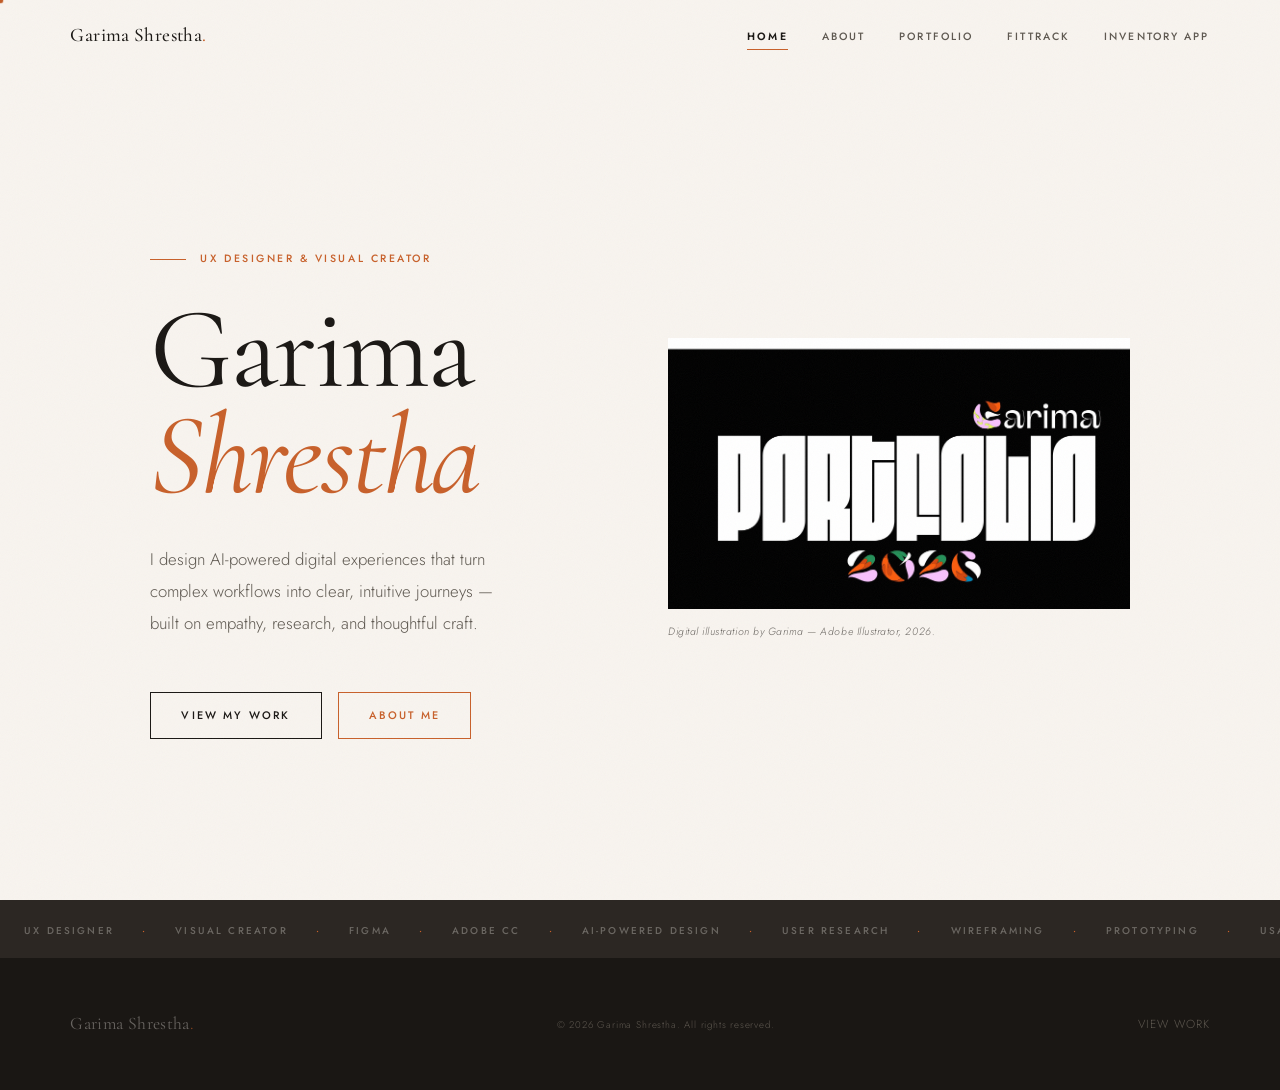
<file: index.html>
<!DOCTYPE html>
<html lang="en">
<head>
  <meta charset="UTF-8">
  <meta name="viewport" content="width=device-width, initial-scale=1.0">
  <title>Garima Shrestha — UX Designer</title>
  <link rel="stylesheet" href="css/style.css">
</head>
<body>

  <!-- WCAG 2.4.1: Skip navigation -->
  <a class="skip-link" href="#main-content">Skip to main content</a>

  <!-- Custom cursor (decorative, hidden from AT) -->
  <div class="cursor" aria-hidden="true"></div>
  <div class="cursor-ring" aria-hidden="true"></div>

  <!-- Scroll progress (decorative) -->
  <div class="scroll-progress" aria-hidden="true">
    <div class="scroll-progress-bar"></div>
  </div>

  <!-- WCAG 4.1.2: Landmark role, aria-label for navigation -->
  <nav class="site-nav" aria-label="Main navigation">
    <a href="index.html" class="nav-logo">Garima Shrestha</a>
    <ul id="nav-menu">
      <li><a href="index.html" aria-current="page">Home</a></li>
      <li><a href="about.html">About</a></li>
      <li><a href="portfolio.html">Portfolio</a></li>
      <li><a href="fittrack.html">FitTrack</a></li>
      <li><a href="inventory.html">Inventory App</a></li>
    </ul>
    <!-- WCAG 2.5.5: 44×44px touch target -->
    <button class="nav-toggle" aria-expanded="false" aria-controls="nav-menu" aria-label="Open navigation menu">
      <span></span><span></span><span></span>
    </button>
  </nav>

  <div class="page-wrapper">

    <!-- WCAG 1.3.1: main landmark -->
    <main id="main-content">

      <!-- Hero -->
      <section aria-labelledby="hero-heading">
        <div class="home-hero">
          <div class="home-hero-text">
            <span class="eyebrow fade-up d1">UX Designer &amp; Visual Creator</span>
            <h1 id="hero-heading" class="fade-up d2">
              Garima
              <span class="name-last">Shrestha</span>
            </h1>
            <p class="home-hero-desc fade-up d3">
              I design AI-powered digital experiences that turn
              complex workflows into clear, intuitive journeys —
              built on empathy, research, and thoughtful craft.
            </p>
            <div class="hero-ctas fade-up d4">
              <a href="portfolio.html" class="btn">View My Work</a>
              <a href="about.html" class="btn btn-accent">About Me</a>
            </div>
          </div>

          <figure class="home-hero-visual fade-up d3">
            <div class="hero-img-frame">
              <!-- WCAG 1.1.1: meaningful alt text -->
              <img src="images/main.jpg" alt="Digital illustration depicting a scene of nature and architecture, created by Garima in Adobe Illustrator">
            </div>
            <figcaption>Digital illustration by Garima &mdash; Adobe Illustrator, 2026.</figcaption>
          </figure>
        </div>
      </section>

      <!-- Marquee (decorative, hidden from screen readers) -->
      <div class="marquee-band" aria-hidden="true">
        <div class="marquee-track">
          <span>UX Designer</span><span class="sep">&middot;</span>
          <span>Visual Creator</span><span class="sep">&middot;</span>
          <span>Figma</span><span class="sep">&middot;</span>
          <span>Adobe CC</span><span class="sep">&middot;</span>
          <span>AI-Powered Design</span><span class="sep">&middot;</span>
          <span>User Research</span><span class="sep">&middot;</span>
          <span>Wireframing</span><span class="sep">&middot;</span>
          <span>Prototyping</span><span class="sep">&middot;</span>
          <span>Usability Testing</span><span class="sep">&middot;</span>
          <span>Accessibility</span><span class="sep">&middot;</span>
          <!-- duplicate for seamless CSS loop -->
          <span>UX Designer</span><span class="sep">&middot;</span>
          <span>Visual Creator</span><span class="sep">&middot;</span>
          <span>Figma</span><span class="sep">&middot;</span>
          <span>Adobe CC</span><span class="sep">&middot;</span>
          <span>AI-Powered Design</span><span class="sep">&middot;</span>
          <span>User Research</span><span class="sep">&middot;</span>
          <span>Wireframing</span><span class="sep">&middot;</span>
          <span>Prototyping</span><span class="sep">&middot;</span>
          <span>Usability Testing</span><span class="sep">&middot;</span>
          <span>Accessibility</span><span class="sep">&middot;</span>
        </div>
      </div>

    </main>

    <footer class="site-footer">
      <span class="footer-logo" aria-hidden="true">Garima Shrestha</span>
      <p class="footer-copy"><small>&copy; 2026 Garima Shrestha. All rights reserved.</small></p>
      <a href="portfolio.html" class="footer-link">View Work</a>
    </footer>

  </div>

  <script src="js/main.js"></script>
</body>
</html>
</file>
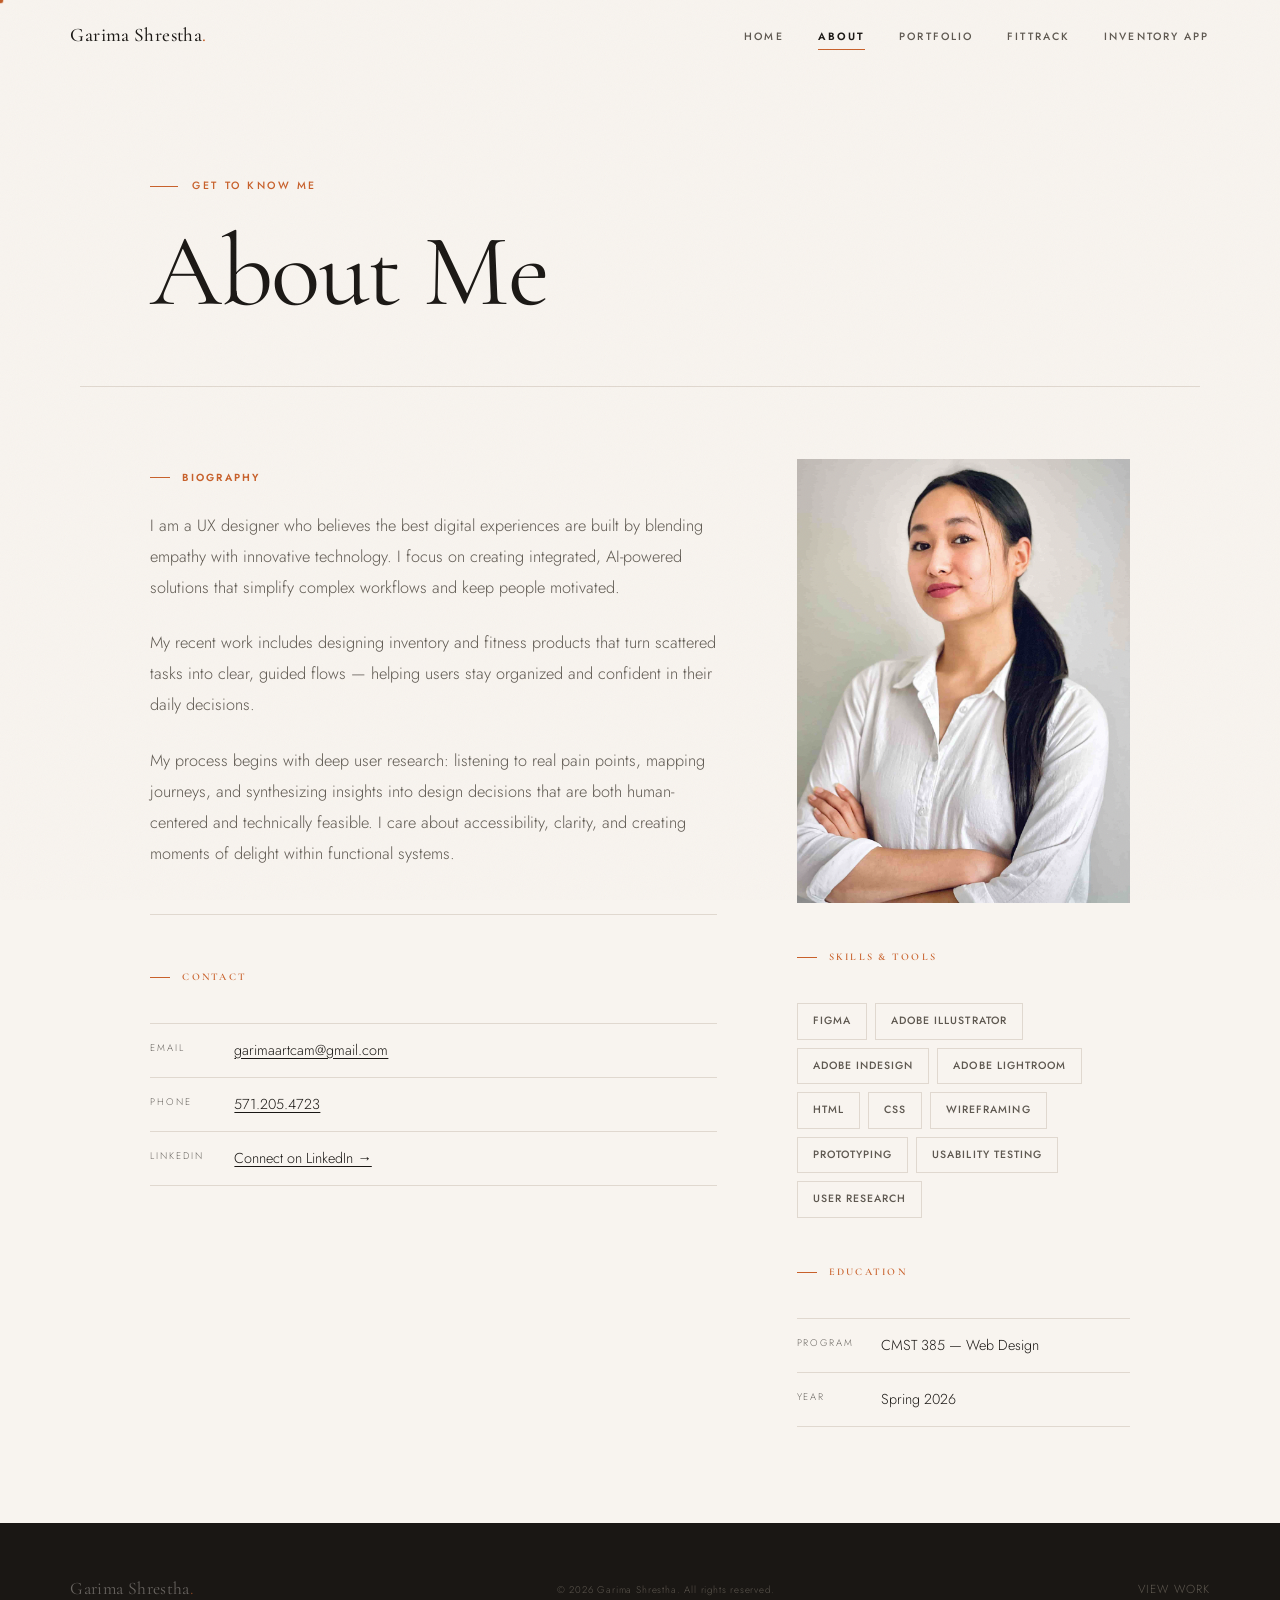
<file: about.html>
<!DOCTYPE html>
<html lang="en">
<head>
  <meta charset="UTF-8">
  <meta name="viewport" content="width=device-width, initial-scale=1.0">
  <title>About — Garima Shrestha</title>
  <link rel="stylesheet" href="css/style.css">
</head>
<body>

  <a class="skip-link" href="#main-content">Skip to main content</a>

  <div class="cursor" aria-hidden="true"></div>
  <div class="cursor-ring" aria-hidden="true"></div>

  <div class="scroll-progress" aria-hidden="true">
    <div class="scroll-progress-bar"></div>
  </div>

  <nav class="site-nav" aria-label="Main navigation">
    <a href="index.html" class="nav-logo">Garima Shrestha</a>
    <ul id="nav-menu">
      <li><a href="index.html">Home</a></li>
      <li><a href="about.html" aria-current="page">About</a></li>
      <li><a href="portfolio.html">Portfolio</a></li>
      <li><a href="fittrack.html">FitTrack</a></li>
      <li><a href="inventory.html">Inventory App</a></li>
    </ul>
    <button class="nav-toggle" aria-expanded="false" aria-controls="nav-menu" aria-label="Open navigation menu">
      <span></span><span></span><span></span>
    </button>
  </nav>

  <div class="page-wrapper">
    <main id="main-content">

      <!-- Page Hero -->
      <header class="page-hero">
        <span class="page-hero-sub fade-up d1">Get to know me</span>
        <h1 class="fade-up d2">About Me</h1>
      </header>

      <!-- About Grid -->
      <div class="about-grid">

        <!-- Bio Column -->
        <div class="about-bio-section">
          <span class="label-sm" data-reveal>Biography</span>

          <p class="bio-text" data-reveal data-delay="100">
            I am a UX designer who believes the best digital experiences are built
            by blending empathy with innovative technology. I focus on creating
            integrated, AI-powered solutions that simplify complex workflows and
            keep people motivated.
          </p>
          <p class="bio-text" data-reveal data-delay="200">
            My recent work includes designing inventory and fitness products that
            turn scattered tasks into clear, guided flows &mdash; helping users stay
            organized and confident in their daily decisions.
          </p>
          <p class="bio-text" data-reveal data-delay="300">
            My process begins with deep user research: listening to real pain points,
            mapping journeys, and synthesizing insights into design decisions that are
            both human-centered and technically feasible. I care about accessibility,
            clarity, and creating moments of delight within functional systems.
          </p>

          <hr class="divider-line" data-reveal>

          <!-- Contact -->
          <section aria-labelledby="contact-heading" data-reveal data-delay="100">
            <h2 id="contact-heading" class="label-sm">Contact</h2>
            <ul class="contact-list">
              <li>
                <span class="c-label">Email</span>
                <span class="c-val">
                  <a href="mailto:garimaartcam@gmail.com">garimaartcam@gmail.com</a>
                </span>
              </li>
              <li>
                <span class="c-label">Phone</span>
                <span class="c-val">
                  <!-- WCAG 1.3.5: phone as tel link for assistive tech -->
                  <a href="tel:+15712054723">571.205.4723</a>
                </span>
              </li>
              <li>
                <span class="c-label">LinkedIn</span>
                <span class="c-val">
                  <!-- WCAG 2.4.4: link purpose clear; opens in new tab disclosed -->
                  <a href="https://www.linkedin.com/in/shresthagarima" target="_blank" rel="noopener"
                     aria-label="Connect with Garima on LinkedIn (opens in new tab)">
                    Connect on LinkedIn &rarr;
                  </a>
                </span>
              </li>
            </ul>
          </section>
        </div>

        <!-- Sidebar Column -->
        <aside class="about-sidebar" data-reveal data-delay="200">
          <img
            src="images/image.jpg"
            alt="Portrait of Garima Shrestha, UX designer"
            class="about-photo"
            width="400"
            height="533"
          >

          <!-- Skills -->
          <section aria-labelledby="skills-heading">
            <h2 id="skills-heading" class="label-sm">Skills &amp; Tools</h2>
            <ul class="skills-tags" role="list">
              <li class="skill-tag">Figma</li>
              <li class="skill-tag">Adobe Illustrator</li>
              <li class="skill-tag">Adobe InDesign</li>
              <li class="skill-tag">Adobe Lightroom</li>
              <li class="skill-tag">HTML</li>
              <li class="skill-tag">CSS</li>
              <li class="skill-tag">Wireframing</li>
              <li class="skill-tag">Prototyping</li>
              <li class="skill-tag">Usability Testing</li>
              <li class="skill-tag">User Research</li>
            </ul>
          </section>

          <!-- Education -->
          <section aria-labelledby="edu-heading" style="margin-top:36px">
            <h2 id="edu-heading" class="label-sm">Education</h2>
            <ul class="contact-list">
              <li>
                <span class="c-label">Program</span>
                <span class="c-val">CMST 385 &mdash; Web Design</span>
              </li>
              <li>
                <span class="c-label">Year</span>
                <span class="c-val">Spring 2026</span>
              </li>
            </ul>
          </section>
        </aside>

      </div>

    </main>

    <footer class="site-footer">
      <span class="footer-logo" aria-hidden="true">Garima Shrestha</span>
      <p class="footer-copy"><small>&copy; 2026 Garima Shrestha. All rights reserved.</small></p>
      <a href="portfolio.html" class="footer-link">View Work</a>
    </footer>

  </div>

  <script src="js/main.js"></script>
</body>
</html>
</file>
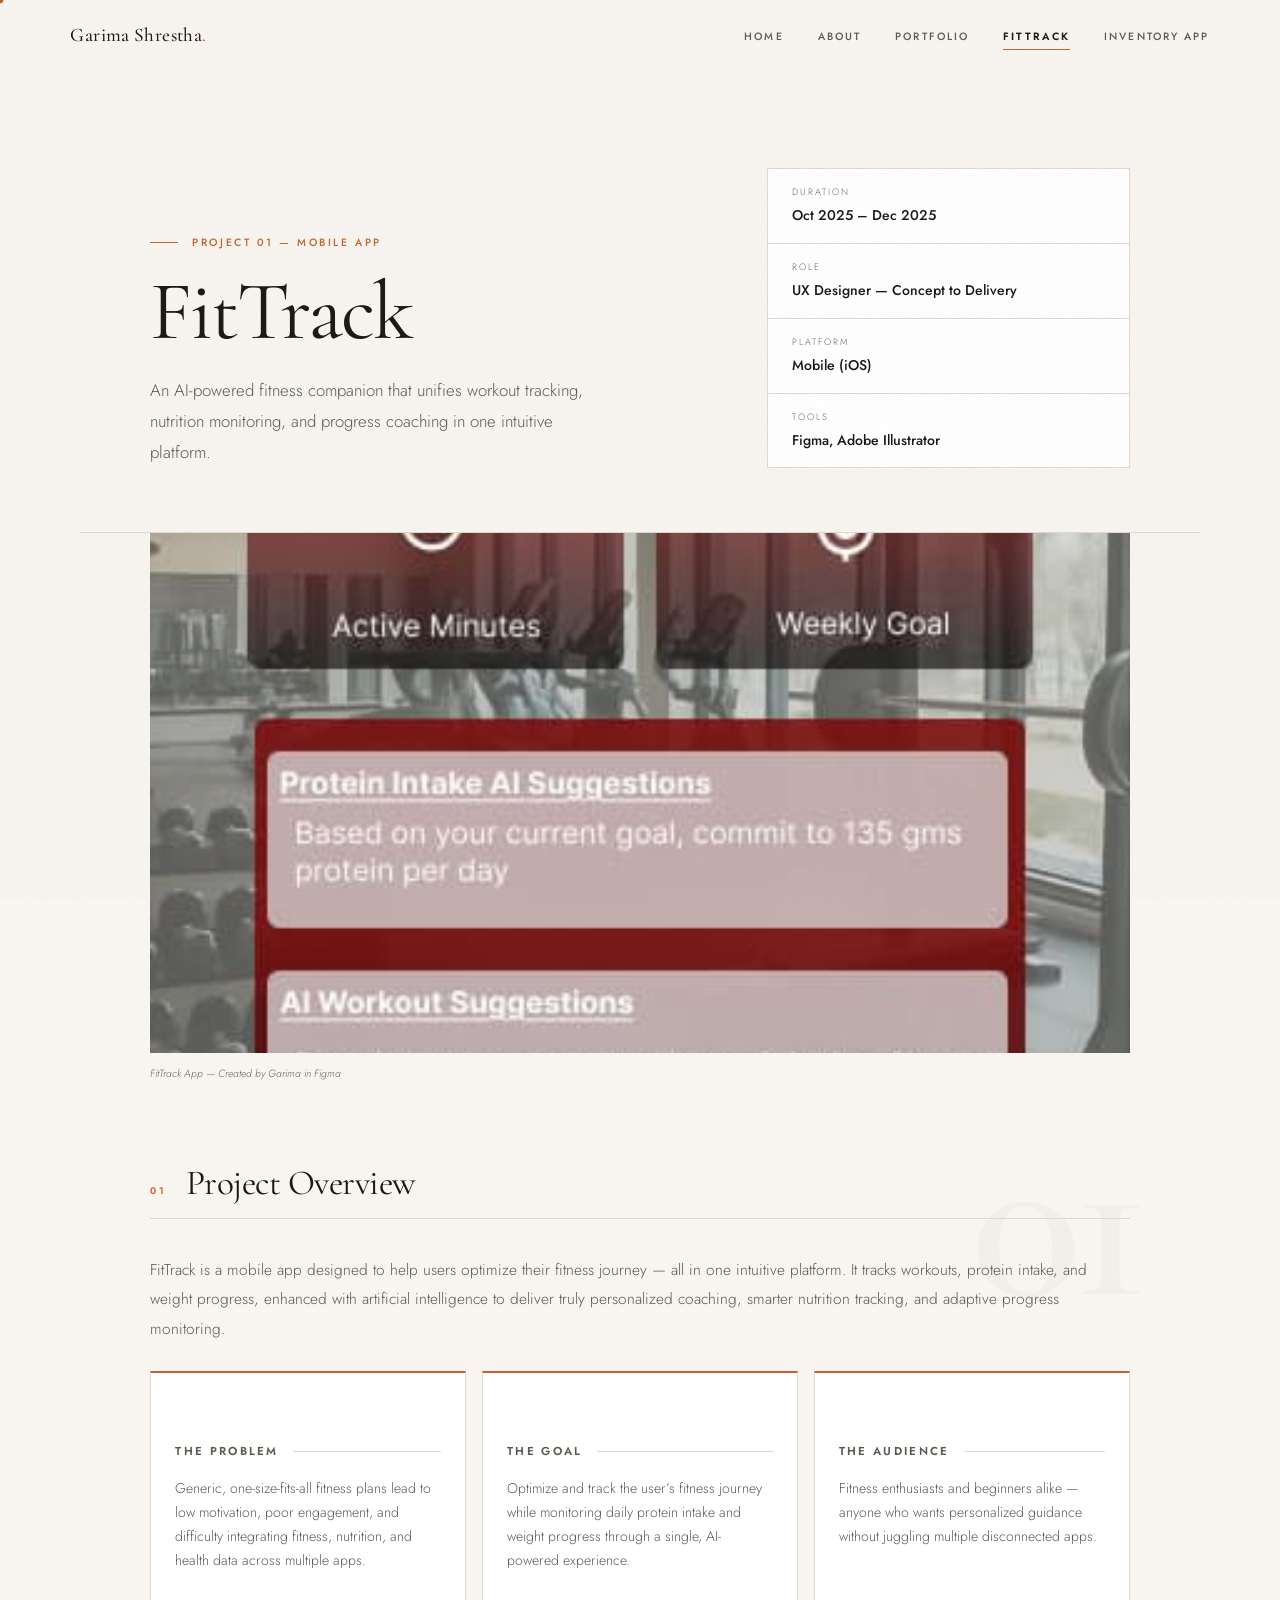
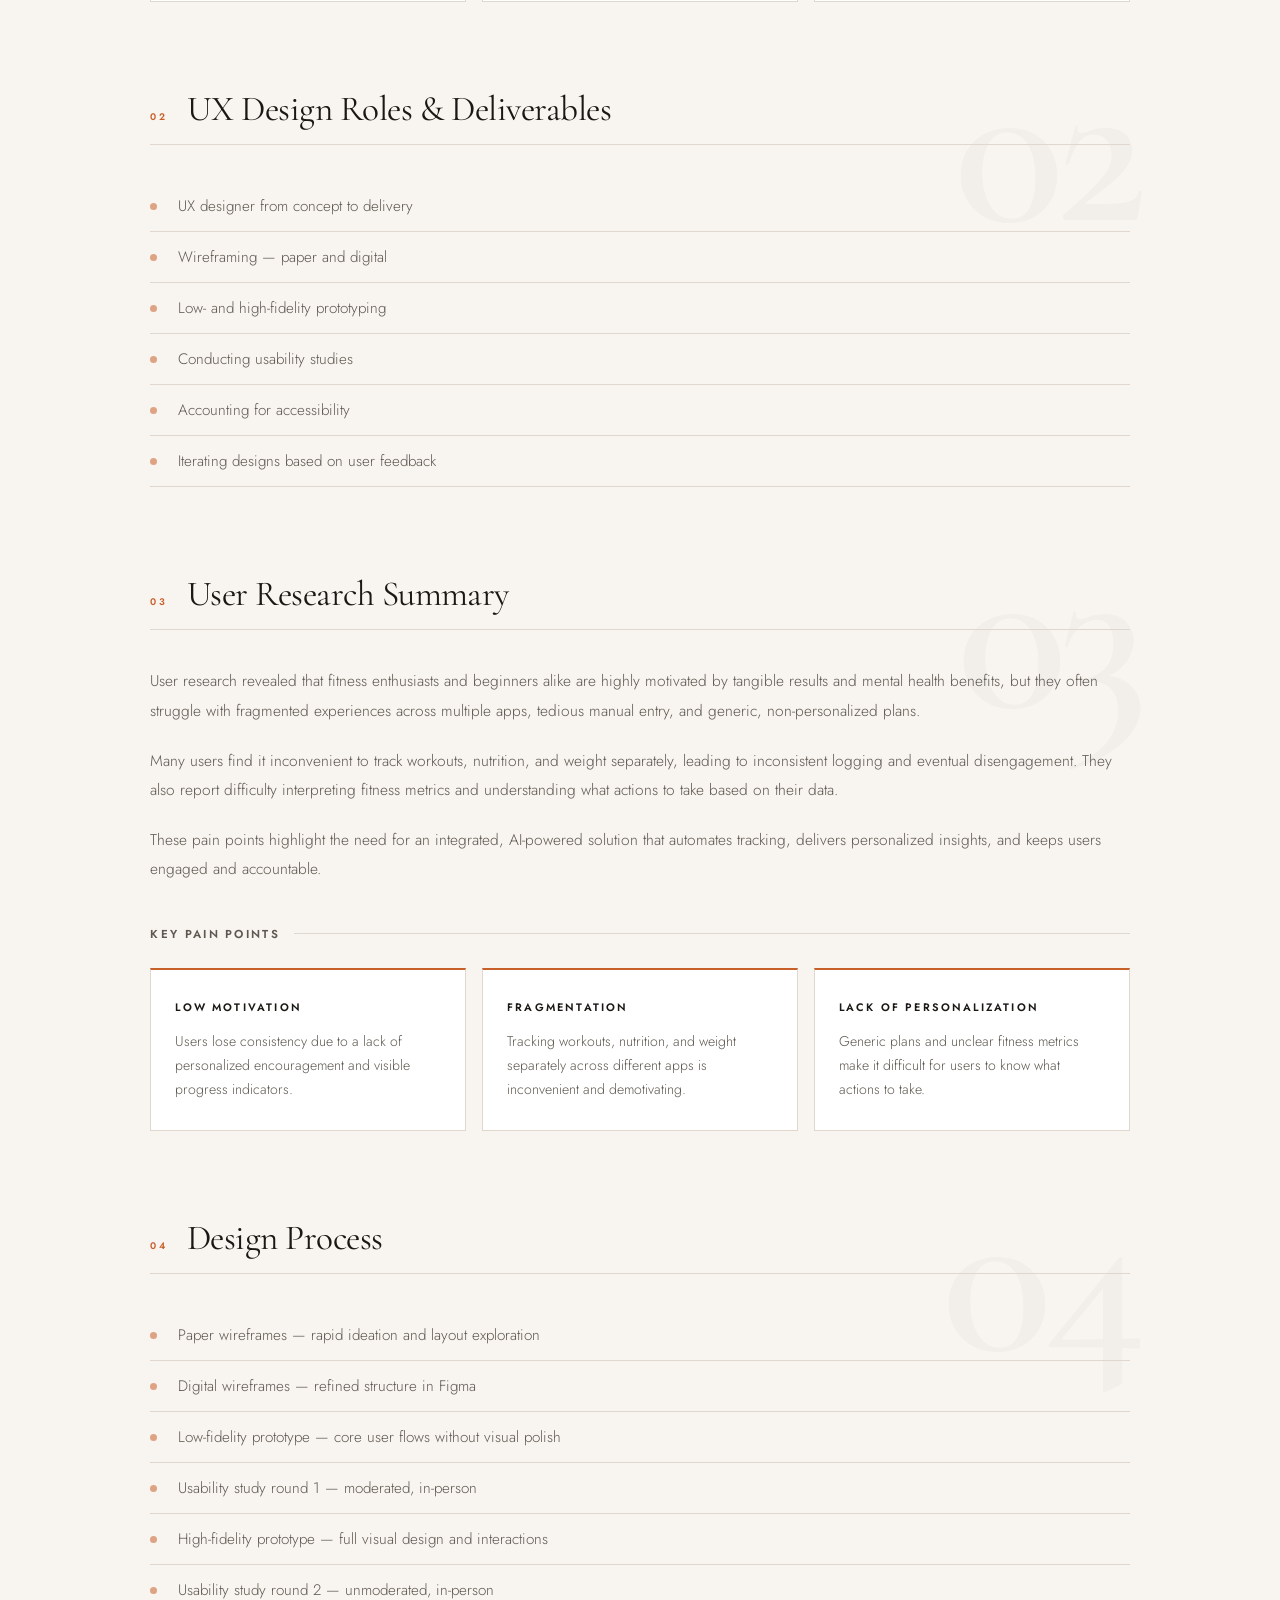
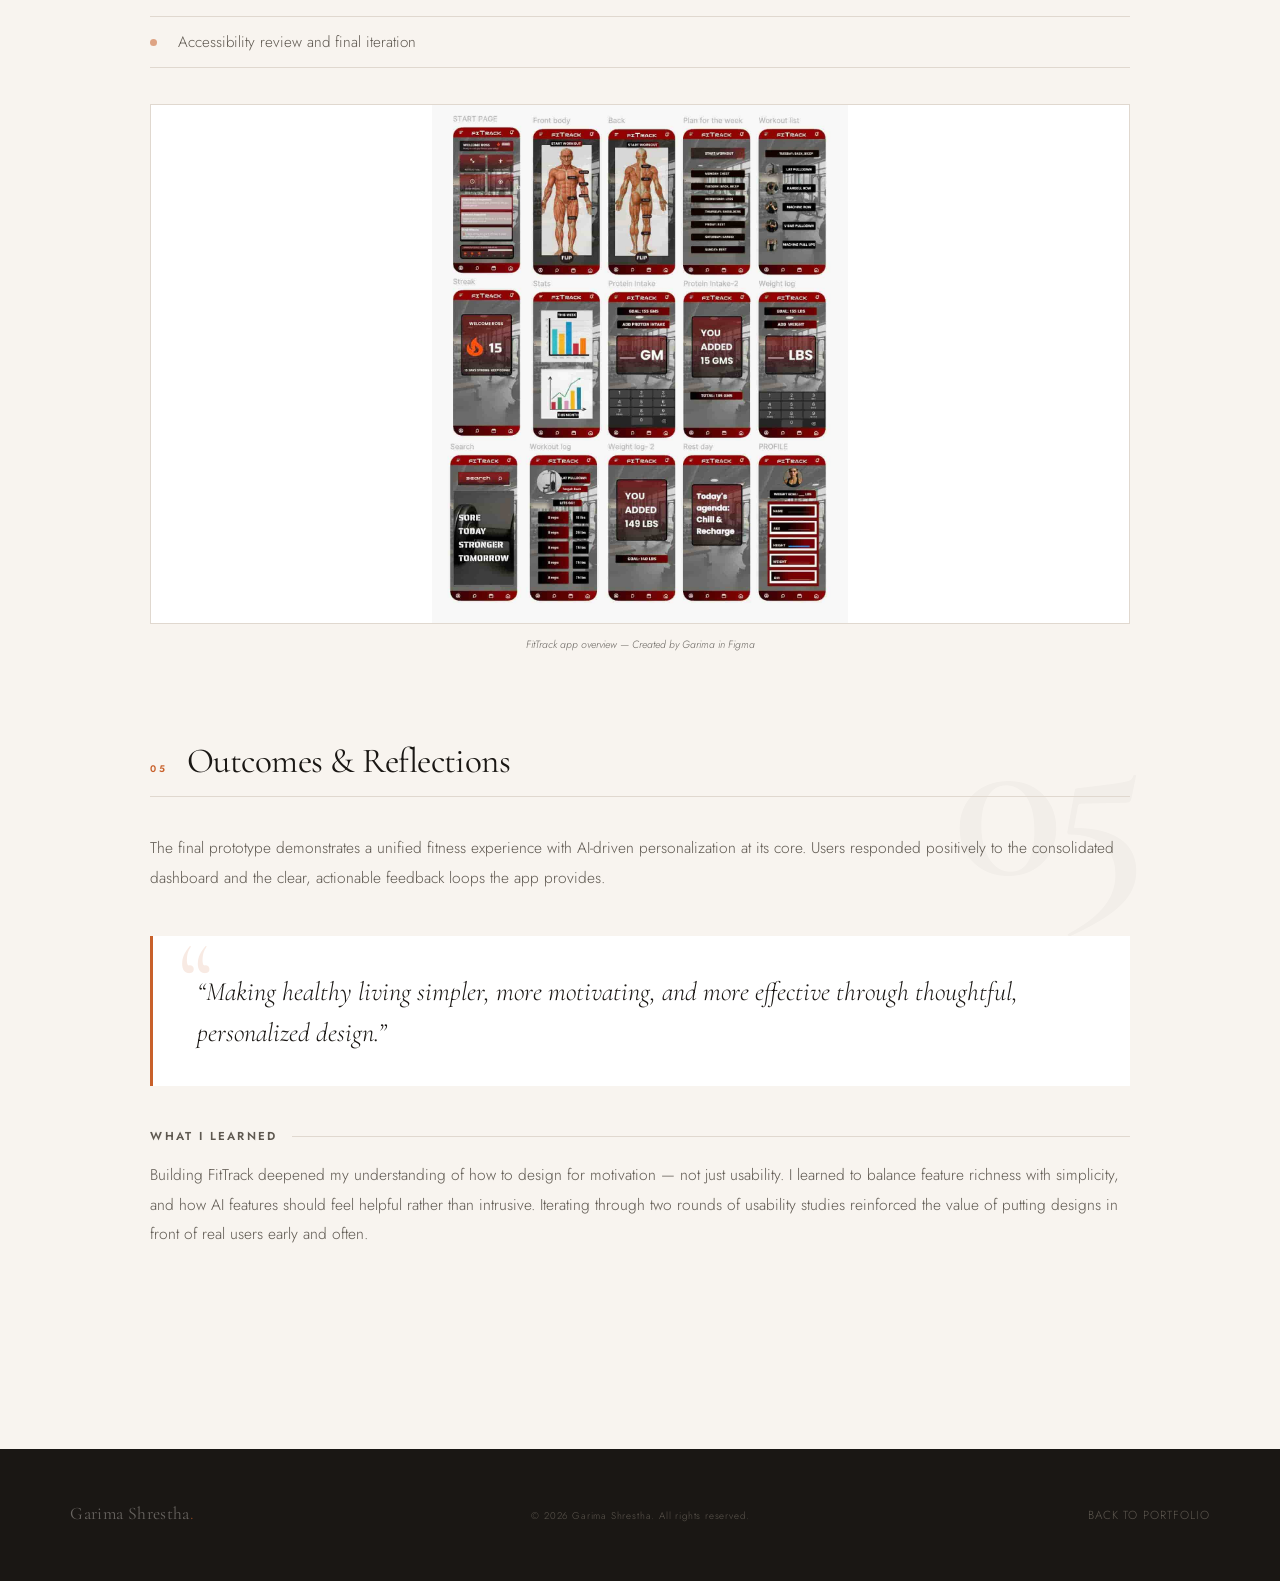
<file: fittrack.html>
<!DOCTYPE html>
<html lang="en">
<head>
  <meta charset="UTF-8">
  <meta name="viewport" content="width=device-width, initial-scale=1.0">
  <title>FitTrack Case Study — Garima Shrestha</title>
  <link rel="stylesheet" href="css/style.css">
</head>
<body>

  <a class="skip-link" href="#main-content">Skip to main content</a>

  <div class="cursor" aria-hidden="true"></div>
  <div class="cursor-ring" aria-hidden="true"></div>

  <div class="scroll-progress" aria-hidden="true">
    <div class="scroll-progress-bar"></div>
  </div>

  <nav class="site-nav" aria-label="Main navigation">
    <a href="index.html" class="nav-logo">Garima Shrestha</a>
    <ul id="nav-menu">
      <li><a href="index.html">Home</a></li>
      <li><a href="about.html">About</a></li>
      <li><a href="portfolio.html">Portfolio</a></li>
      <li><a href="fittrack.html" aria-current="page">FitTrack</a></li>
      <li><a href="inventory.html">Inventory App</a></li>
    </ul>
    <button class="nav-toggle" aria-expanded="false" aria-controls="nav-menu" aria-label="Open navigation menu">
      <span></span><span></span><span></span>
    </button>
  </nav>

  <div class="page-wrapper">
    <main id="main-content">

      <!-- Case Hero -->
      <header class="case-hero">
        <div class="case-hero-text">
          <span class="case-project-label fade-up d1">Project 01 &mdash; Mobile App</span>
          <h1 class="fade-up d2">FitTrack</h1>
          <p class="case-hero-desc fade-up d3">
            An AI-powered fitness companion that unifies workout tracking,
            nutrition monitoring, and progress coaching in one intuitive platform.
          </p>
        </div>

        <aside class="case-meta-box fade-up d4" aria-label="Project details">
          <dl>
            <div class="meta-item">
              <dt class="meta-label">Duration</dt>
              <dd class="meta-value">Oct 2025 &ndash; Dec 2025</dd>
            </div>
            <div class="meta-item">
              <dt class="meta-label">Role</dt>
              <dd class="meta-value">UX Designer &mdash; Concept to Delivery</dd>
            </div>
            <div class="meta-item">
              <dt class="meta-label">Platform</dt>
              <dd class="meta-value">Mobile (iOS)</dd>
            </div>
            <div class="meta-item">
              <dt class="meta-label">Tools</dt>
              <dd class="meta-value">Figma, Adobe Illustrator</dd>
            </div>
          </dl>
        </aside>
      </header>

      <!-- Feature Image -->
      <div class="case-feature-img" data-reveal>
        <figure>
          <img src="images/ft_1.jpg" alt="FitTrack app home screen showing daily workout summary, protein tracker, and weight progress chart">
          <figcaption>FitTrack App &mdash; Created by Garima in Figma</figcaption>
        </figure>
      </div>

      <!-- Case Body -->
      <div class="case-body">

        <!-- 01 Overview -->
        <section class="case-section" data-section-num="01" data-reveal aria-labelledby="cs1-heading">
          <div class="case-section-hd">
            <span class="cs-num" aria-hidden="true">01</span>
            <h2 id="cs1-heading">Project Overview</h2>
          </div>
          <p>
            FitTrack is a mobile app designed to help users optimize their fitness
            journey &mdash; all in one intuitive platform. It tracks workouts, protein
            intake, and weight progress, enhanced with artificial intelligence to
            deliver truly personalized coaching, smarter nutrition tracking, and
            adaptive progress monitoring.
          </p>
          <div class="pain-cards" role="list">
            <div class="pain-card" role="listitem">
              <h3>The Problem</h3>
              <p>Generic, one-size-fits-all fitness plans lead to low motivation,
              poor engagement, and difficulty integrating fitness, nutrition,
              and health data across multiple apps.</p>
            </div>
            <div class="pain-card" role="listitem">
              <h3>The Goal</h3>
              <p>Optimize and track the user&rsquo;s fitness journey while monitoring
              daily protein intake and weight progress through a single,
              AI-powered experience.</p>
            </div>
            <div class="pain-card" role="listitem">
              <h3>The Audience</h3>
              <p>Fitness enthusiasts and beginners alike &mdash; anyone who wants
              personalized guidance without juggling multiple disconnected apps.</p>
            </div>
          </div>
        </section>

        <!-- 02 UX Roles -->
        <section class="case-section" data-section-num="02" data-reveal aria-labelledby="cs2-heading">
          <div class="case-section-hd">
            <span class="cs-num" aria-hidden="true">02</span>
            <h2 id="cs2-heading">UX Design Roles &amp; Deliverables</h2>
          </div>
          <ul>
            <li>UX designer from concept to delivery</li>
            <li>Wireframing &mdash; paper and digital</li>
            <li>Low- and high-fidelity prototyping</li>
            <li>Conducting usability studies</li>
            <li>Accounting for accessibility</li>
            <li>Iterating designs based on user feedback</li>
          </ul>
        </section>

        <!-- 03 User Research -->
        <section class="case-section" data-section-num="03" data-reveal aria-labelledby="cs3-heading">
          <div class="case-section-hd">
            <span class="cs-num" aria-hidden="true">03</span>
            <h2 id="cs3-heading">User Research Summary</h2>
          </div>
          <p>
            User research revealed that fitness enthusiasts and beginners alike are
            highly motivated by tangible results and mental health benefits, but they
            often struggle with fragmented experiences across multiple apps, tedious
            manual entry, and generic, non-personalized plans.
          </p>
          <p>
            Many users find it inconvenient to track workouts, nutrition, and weight
            separately, leading to inconsistent logging and eventual disengagement.
            They also report difficulty interpreting fitness metrics and understanding
            what actions to take based on their data.
          </p>
          <p>
            These pain points highlight the need for an integrated, AI-powered solution
            that automates tracking, delivers personalized insights, and keeps users
            engaged and accountable.
          </p>
          <h3>Key Pain Points</h3>
          <div class="pain-cards" role="list">
            <div class="pain-card" role="listitem">
              <h4>Low Motivation</h4>
              <p>Users lose consistency due to a lack of personalized encouragement
              and visible progress indicators.</p>
            </div>
            <div class="pain-card" role="listitem">
              <h4>Fragmentation</h4>
              <p>Tracking workouts, nutrition, and weight separately across different
              apps is inconvenient and demotivating.</p>
            </div>
            <div class="pain-card" role="listitem">
              <h4>Lack of Personalization</h4>
              <p>Generic plans and unclear fitness metrics make it difficult for users
              to know what actions to take.</p>
            </div>
          </div>
        </section>

        <!-- 04 Design Process -->
        <section class="case-section" data-section-num="04" data-reveal aria-labelledby="cs4-heading">
          <div class="case-section-hd">
            <span class="cs-num" aria-hidden="true">04</span>
            <h2 id="cs4-heading">Design Process</h2>
          </div>
          <ul>
            <li>Paper wireframes &mdash; rapid ideation and layout exploration</li>
            <li>Digital wireframes &mdash; refined structure in Figma</li>
            <li>Low-fidelity prototype &mdash; core user flows without visual polish</li>
            <li>Usability study round 1 &mdash; moderated, in-person</li>
            <li>High-fidelity prototype &mdash; full visual design and interactions</li>
            <li>Usability study round 2 &mdash; unmoderated, in-person</li>
            <li>Accessibility review and final iteration</li>
          </ul>
          <figure class="cs-image">
            <img src="images/ft.jpg" alt="FitTrack app overview showing multiple screens: onboarding, dashboard, workout log, and nutrition tracker">
            <figcaption>FitTrack app overview &mdash; Created by Garima in Figma</figcaption>
          </figure>
        </section>

        <!-- 05 Outcomes -->
        <section class="case-section" data-section-num="05" data-reveal aria-labelledby="cs5-heading">
          <div class="case-section-hd">
            <span class="cs-num" aria-hidden="true">05</span>
            <h2 id="cs5-heading">Outcomes &amp; Reflections</h2>
          </div>
          <p>
            The final prototype demonstrates a unified fitness experience with AI-driven
            personalization at its core. Users responded positively to the consolidated
            dashboard and the clear, actionable feedback loops the app provides.
          </p>
          <blockquote class="pull-quote">
            <p>&ldquo;Making healthy living simpler, more motivating, and more effective
            through thoughtful, personalized design.&rdquo;</p>
          </blockquote>
          <h3>What I Learned</h3>
          <p>
            Building FitTrack deepened my understanding of how to design for motivation
            &mdash; not just usability. I learned to balance feature richness with
            simplicity, and how AI features should feel helpful rather than intrusive.
            Iterating through two rounds of usability studies reinforced the value of
            putting designs in front of real users early and often.
          </p>
        </section>

      </div><!-- /.case-body -->

    </main>

    <footer class="site-footer">
      <span class="footer-logo" aria-hidden="true">Garima Shrestha</span>
      <p class="footer-copy"><small>&copy; 2026 Garima Shrestha. All rights reserved.</small></p>
      <a href="portfolio.html" class="footer-link">Back to Portfolio</a>
    </footer>

  </div>

  <script src="js/main.js"></script>
</body>
</html>
</file>
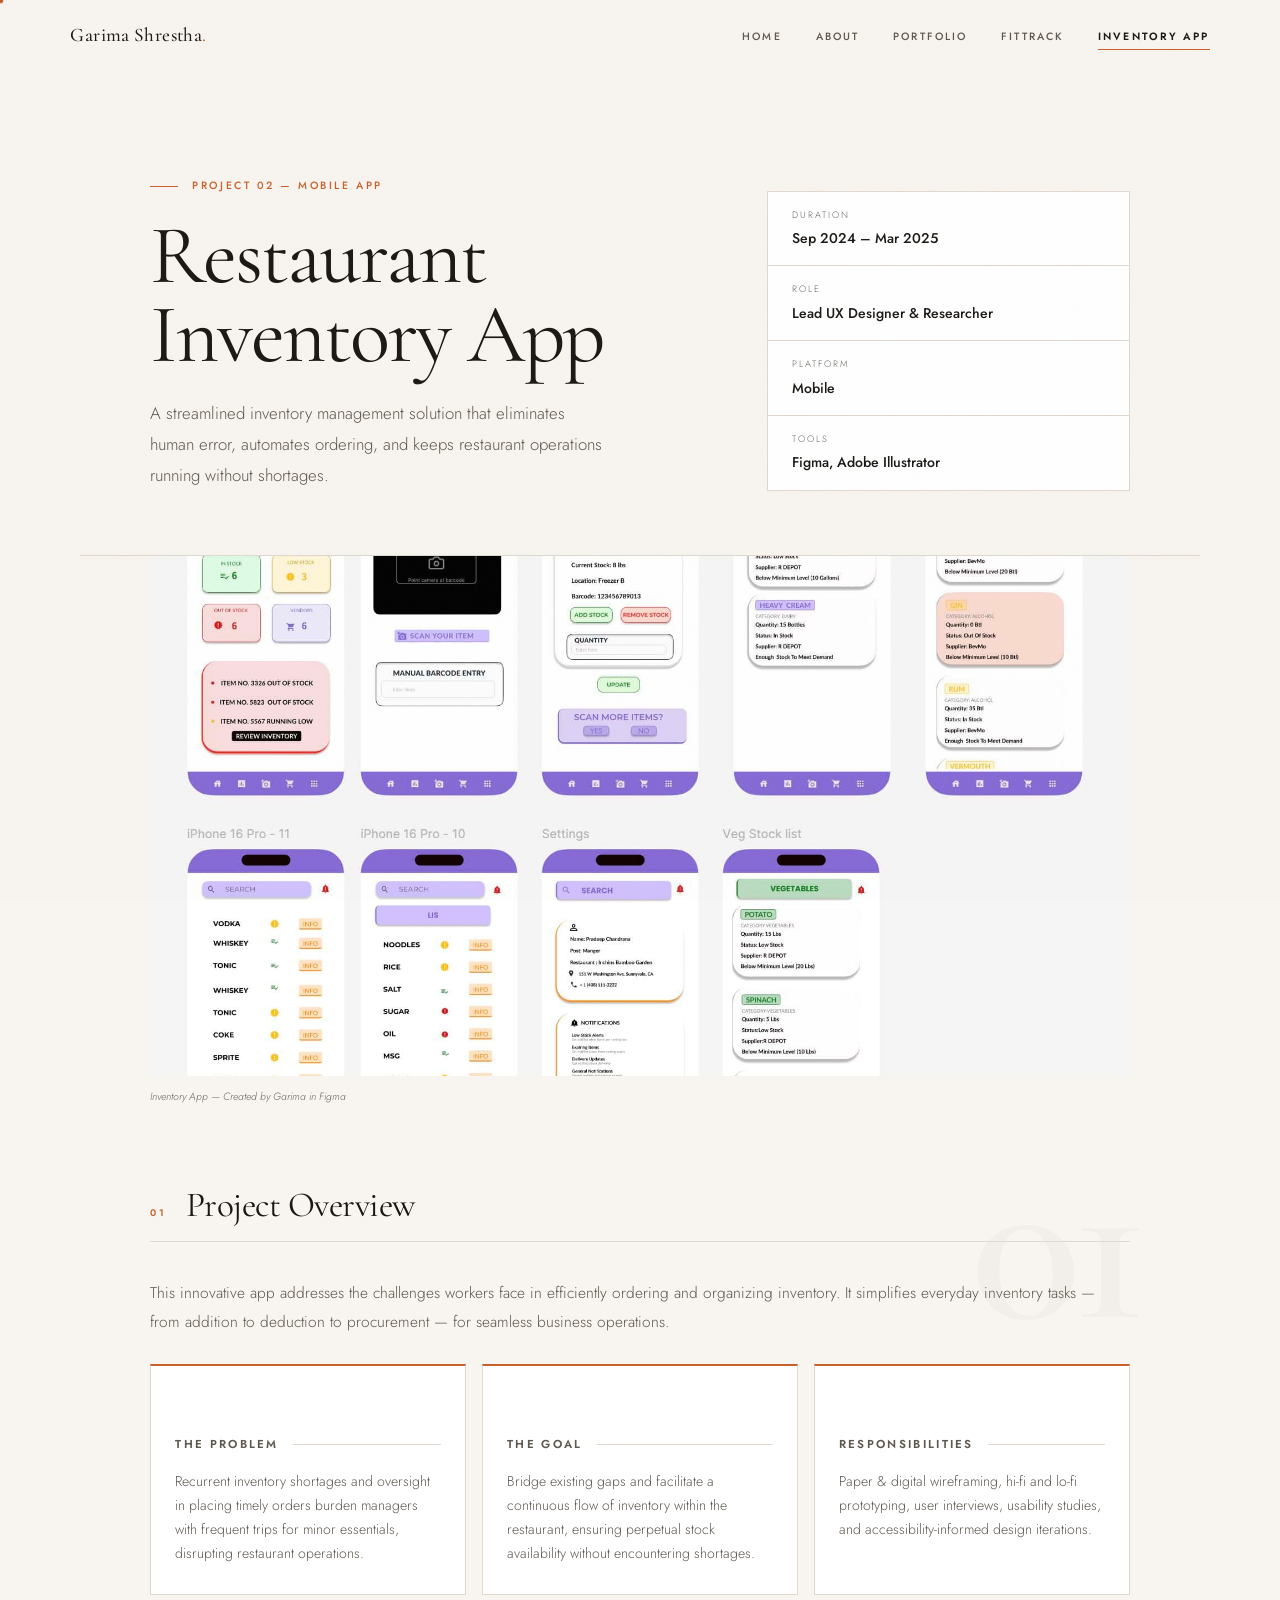
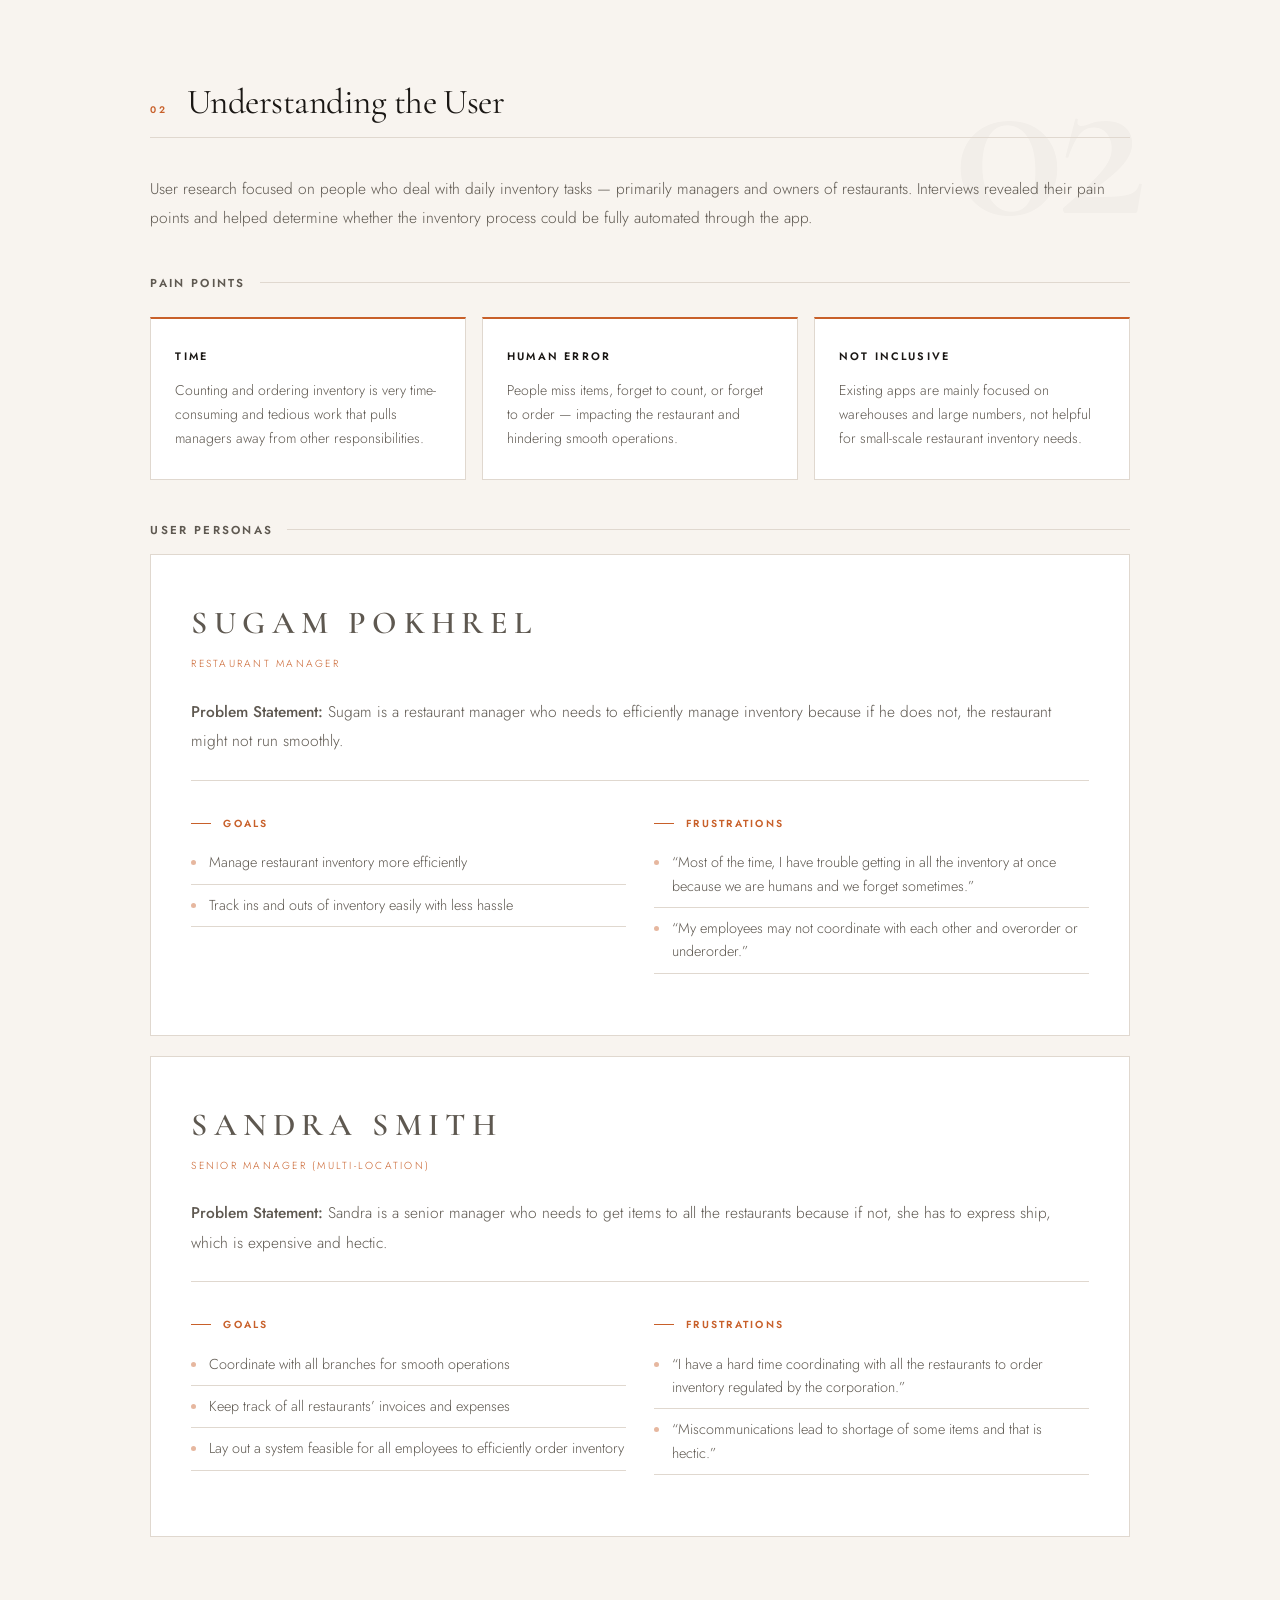
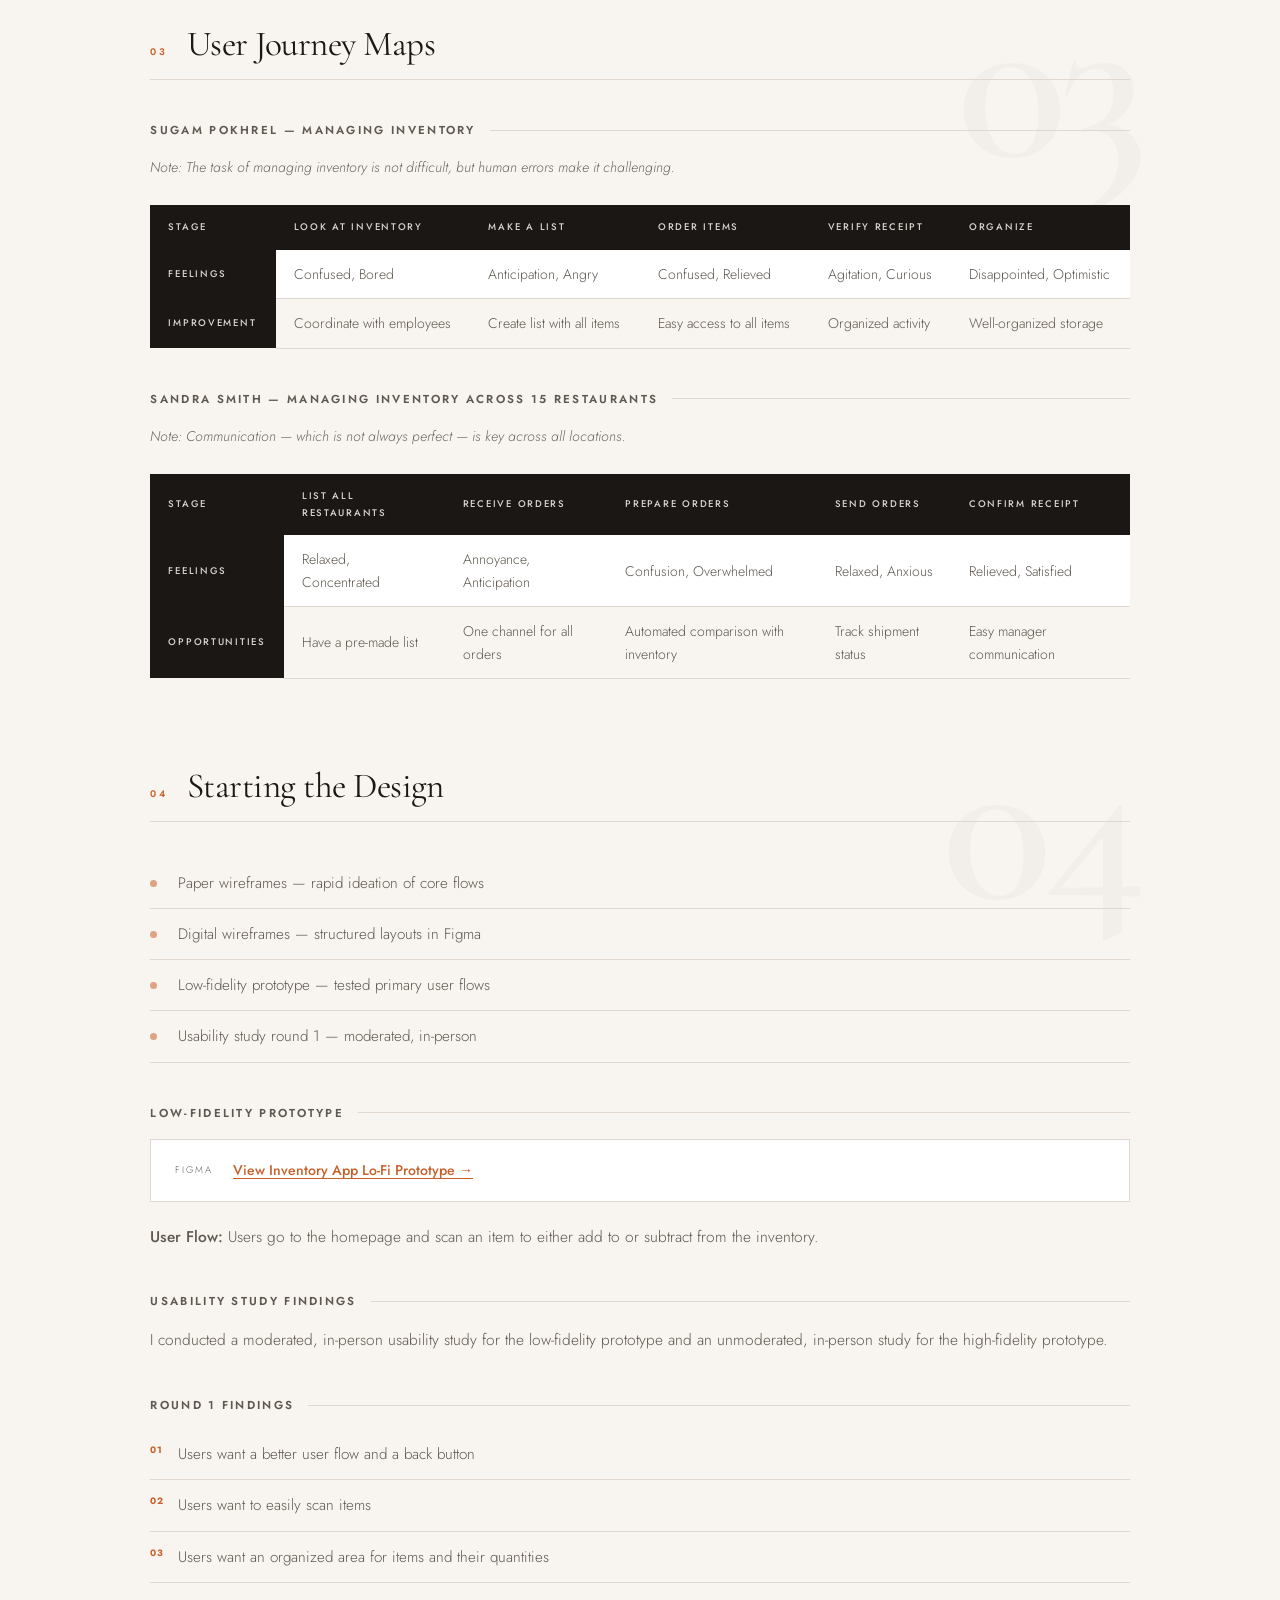
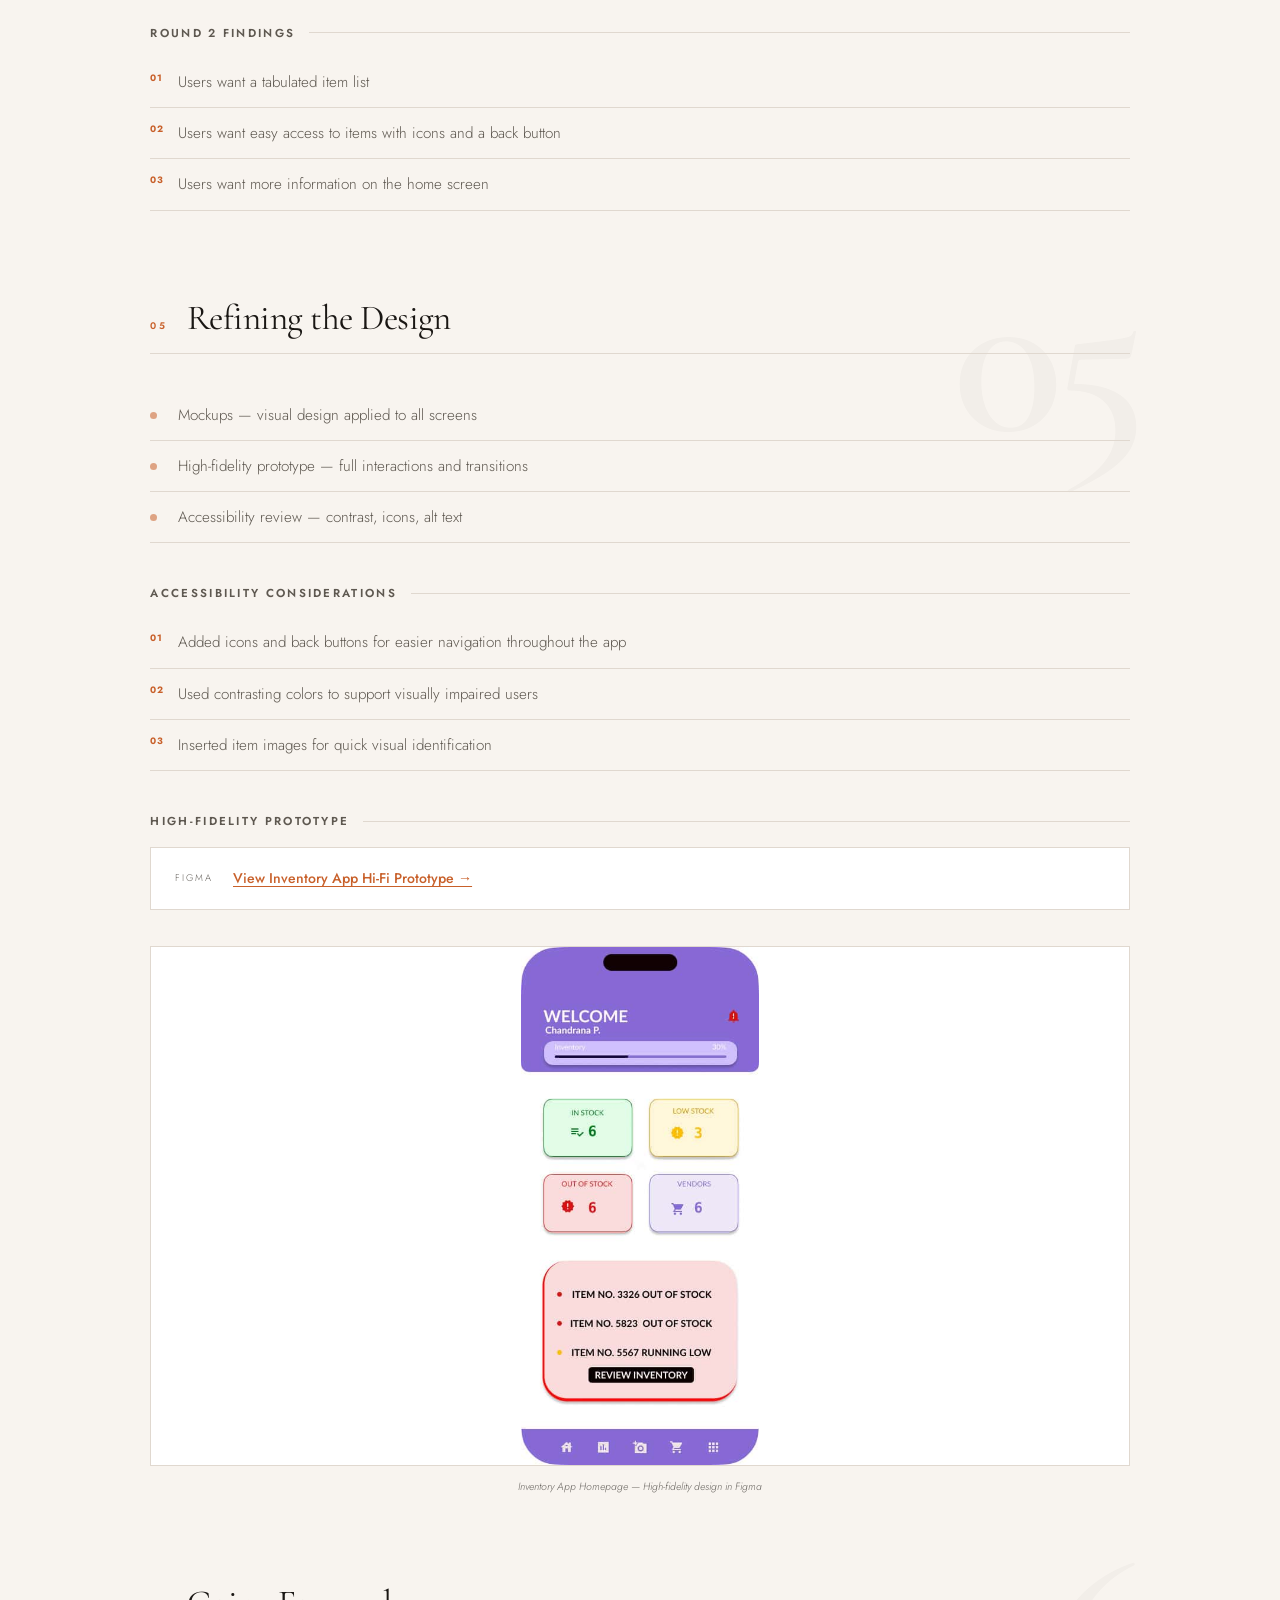
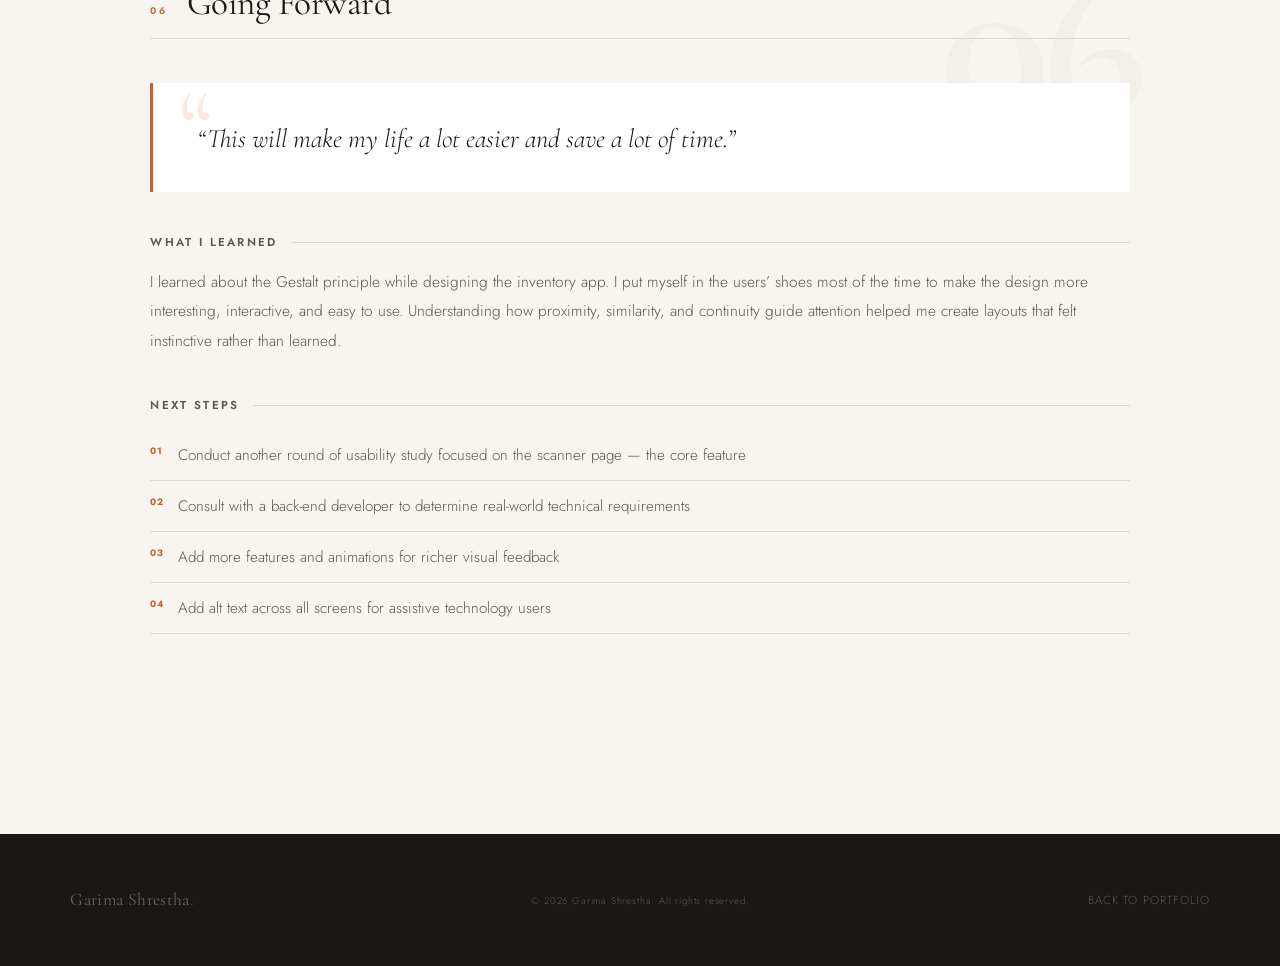
<file: inventory.html>
<!DOCTYPE html>
<html lang="en">
<head>
  <meta charset="UTF-8">
  <meta name="viewport" content="width=device-width, initial-scale=1.0">
  <title>Inventory App Case Study — Garima Shrestha</title>
  <link rel="stylesheet" href="css/style.css">
</head>
<body>

  <a class="skip-link" href="#main-content">Skip to main content</a>

  <div class="cursor" aria-hidden="true"></div>
  <div class="cursor-ring" aria-hidden="true"></div>

  <div class="scroll-progress" aria-hidden="true">
    <div class="scroll-progress-bar"></div>
  </div>

  <nav class="site-nav" aria-label="Main navigation">
    <a href="index.html" class="nav-logo">Garima Shrestha</a>
    <ul id="nav-menu">
      <li><a href="index.html">Home</a></li>
      <li><a href="about.html">About</a></li>
      <li><a href="portfolio.html">Portfolio</a></li>
      <li><a href="fittrack.html">FitTrack</a></li>
      <li><a href="inventory.html" aria-current="page">Inventory App</a></li>
    </ul>
    <button class="nav-toggle" aria-expanded="false" aria-controls="nav-menu" aria-label="Open navigation menu">
      <span></span><span></span><span></span>
    </button>
  </nav>

  <div class="page-wrapper">
    <main id="main-content">

      <!-- Case Hero -->
      <header class="case-hero">
        <div class="case-hero-text">
          <span class="case-project-label fade-up d1">Project 02 &mdash; Mobile App</span>
          <h1 class="fade-up d2">Restaurant<br>Inventory App</h1>
          <p class="case-hero-desc fade-up d3">
            A streamlined inventory management solution that eliminates human error,
            automates ordering, and keeps restaurant operations running without shortages.
          </p>
        </div>

        <aside class="case-meta-box fade-up d4" aria-label="Project details">
          <dl>
            <div class="meta-item">
              <dt class="meta-label">Duration</dt>
              <dd class="meta-value">Sep 2024 &ndash; Mar 2025</dd>
            </div>
            <div class="meta-item">
              <dt class="meta-label">Role</dt>
              <dd class="meta-value">Lead UX Designer &amp; Researcher</dd>
            </div>
            <div class="meta-item">
              <dt class="meta-label">Platform</dt>
              <dd class="meta-value">Mobile</dd>
            </div>
            <div class="meta-item">
              <dt class="meta-label">Tools</dt>
              <dd class="meta-value">Figma, Adobe Illustrator</dd>
            </div>
          </dl>
        </aside>
      </header>

      <!-- Feature Image -->
      <div class="case-feature-img" data-reveal>
        <figure>
          <img src="images/Inv.jpg" alt="Restaurant inventory app screens showing the homepage with item categories, search bar, and stock levels">
          <figcaption>Inventory App &mdash; Created by Garima in Figma</figcaption>
        </figure>
      </div>

      <!-- Case Body -->
      <div class="case-body">

        <!-- 01 Overview -->
        <section class="case-section" data-section-num="01" data-reveal aria-labelledby="cs1-heading">
          <div class="case-section-hd">
            <span class="cs-num" aria-hidden="true">01</span>
            <h2 id="cs1-heading">Project Overview</h2>
          </div>
          <p>
            This innovative app addresses the challenges workers face in efficiently
            ordering and organizing inventory. It simplifies everyday inventory tasks &mdash;
            from addition to deduction to procurement &mdash; for seamless business operations.
          </p>
          <div class="pain-cards" role="list">
            <div class="pain-card" role="listitem">
              <h3>The Problem</h3>
              <p>Recurrent inventory shortages and oversight in placing timely orders
              burden managers with frequent trips for minor essentials, disrupting
              restaurant operations.</p>
            </div>
            <div class="pain-card" role="listitem">
              <h3>The Goal</h3>
              <p>Bridge existing gaps and facilitate a continuous flow of inventory
              within the restaurant, ensuring perpetual stock availability without
              encountering shortages.</p>
            </div>
            <div class="pain-card" role="listitem">
              <h3>Responsibilities</h3>
              <p>Paper &amp; digital wireframing, hi-fi and lo-fi prototyping,
              user interviews, usability studies, and accessibility-informed
              design iterations.</p>
            </div>
          </div>
        </section>

        <!-- 02 Understanding the User -->
        <section class="case-section" data-section-num="02" data-reveal aria-labelledby="cs2-heading">
          <div class="case-section-hd">
            <span class="cs-num" aria-hidden="true">02</span>
            <h2 id="cs2-heading">Understanding the User</h2>
          </div>
          <p>
            User research focused on people who deal with daily inventory tasks &mdash;
            primarily managers and owners of restaurants. Interviews revealed their
            pain points and helped determine whether the inventory process could be
            fully automated through the app.
          </p>

          <h3>Pain Points</h3>
          <div class="pain-cards" role="list">
            <div class="pain-card" role="listitem">
              <h4>Time</h4>
              <p>Counting and ordering inventory is very time-consuming and tedious
              work that pulls managers away from other responsibilities.</p>
            </div>
            <div class="pain-card" role="listitem">
              <h4>Human Error</h4>
              <p>People miss items, forget to count, or forget to order &mdash; impacting
              the restaurant and hindering smooth operations.</p>
            </div>
            <div class="pain-card" role="listitem">
              <h4>Not Inclusive</h4>
              <p>Existing apps are mainly focused on warehouses and large numbers,
              not helpful for small-scale restaurant inventory needs.</p>
            </div>
          </div>

          <h3>User Personas</h3>

          <article class="persona-card" aria-labelledby="persona1-name">
            <h4 id="persona1-name" class="persona-name">Sugam Pokhrel</h4>
            <span class="persona-role">Restaurant Manager</span>
            <p><strong>Problem Statement:</strong> Sugam is a restaurant manager who needs to
            efficiently manage inventory because if he does not, the restaurant might not
            run smoothly.</p>
            <div class="persona-grid">
              <div>
                <h5 class="label-sm" style="margin-bottom:10px">Goals</h5>
                <ul>
                  <li>Manage restaurant inventory more efficiently</li>
                  <li>Track ins and outs of inventory easily with less hassle</li>
                </ul>
              </div>
              <div>
                <h5 class="label-sm" style="margin-bottom:10px">Frustrations</h5>
                <ul>
                  <li>&ldquo;Most of the time, I have trouble getting in all the inventory at once because we are humans and we forget sometimes.&rdquo;</li>
                  <li>&ldquo;My employees may not coordinate with each other and overorder or underorder.&rdquo;</li>
                </ul>
              </div>
            </div>
          </article>

          <article class="persona-card" aria-labelledby="persona2-name">
            <h4 id="persona2-name" class="persona-name">Sandra Smith</h4>
            <span class="persona-role">Senior Manager (Multi-location)</span>
            <p><strong>Problem Statement:</strong> Sandra is a senior manager who needs to get
            items to all the restaurants because if not, she has to express ship, which is
            expensive and hectic.</p>
            <div class="persona-grid">
              <div>
                <h5 class="label-sm" style="margin-bottom:10px">Goals</h5>
                <ul>
                  <li>Coordinate with all branches for smooth operations</li>
                  <li>Keep track of all restaurants&rsquo; invoices and expenses</li>
                  <li>Lay out a system feasible for all employees to efficiently order inventory</li>
                </ul>
              </div>
              <div>
                <h5 class="label-sm" style="margin-bottom:10px">Frustrations</h5>
                <ul>
                  <li>&ldquo;I have a hard time coordinating with all the restaurants to order inventory regulated by the corporation.&rdquo;</li>
                  <li>&ldquo;Miscommunications lead to shortage of some items and that is hectic.&rdquo;</li>
                </ul>
              </div>
            </div>
          </article>
        </section>

        <!-- 03 User Journey Maps -->
        <section class="case-section" data-section-num="03" data-reveal aria-labelledby="cs3-heading">
          <div class="case-section-hd">
            <span class="cs-num" aria-hidden="true">03</span>
            <h2 id="cs3-heading">User Journey Maps</h2>
          </div>

          <h3>Sugam Pokhrel &mdash; Managing Inventory</h3>
          <p style="color:var(--stone); font-size:0.88rem; margin-bottom:16px; font-style:italic;">
            Note: The task of managing inventory is not difficult, but human errors make it challenging.
          </p>
          <div class="table-wrap" role="region" aria-label="Sugam Pokhrel user journey map" tabindex="0">
            <table>
              <caption class="visually-hidden">Sugam Pokhrel&rsquo;s journey managing restaurant inventory, showing feelings and improvement opportunities at each stage.</caption>
              <thead>
                <tr>
                  <th scope="col">Stage</th>
                  <th scope="col">Look at inventory</th>
                  <th scope="col">Make a list</th>
                  <th scope="col">Order items</th>
                  <th scope="col">Verify receipt</th>
                  <th scope="col">Organize</th>
                </tr>
              </thead>
              <tbody>
                <tr>
                  <th scope="row">Feelings</th>
                  <td>Confused, Bored</td>
                  <td>Anticipation, Angry</td>
                  <td>Confused, Relieved</td>
                  <td>Agitation, Curious</td>
                  <td>Disappointed, Optimistic</td>
                </tr>
                <tr>
                  <th scope="row">Improvement</th>
                  <td>Coordinate with employees</td>
                  <td>Create list with all items</td>
                  <td>Easy access to all items</td>
                  <td>Organized activity</td>
                  <td>Well-organized storage</td>
                </tr>
              </tbody>
            </table>
          </div>

          <h3>Sandra Smith &mdash; Managing Inventory Across 15 Restaurants</h3>
          <p style="color:var(--stone); font-size:0.88rem; margin-bottom:16px; font-style:italic;">
            Note: Communication &mdash; which is not always perfect &mdash; is key across all locations.
          </p>
          <div class="table-wrap" role="region" aria-label="Sandra Smith user journey map" tabindex="0">
            <table>
              <caption class="visually-hidden">Sandra Smith&rsquo;s journey managing inventory across 15 restaurants, showing feelings and opportunities at each stage.</caption>
              <thead>
                <tr>
                  <th scope="col">Stage</th>
                  <th scope="col">List all restaurants</th>
                  <th scope="col">Receive orders</th>
                  <th scope="col">Prepare orders</th>
                  <th scope="col">Send orders</th>
                  <th scope="col">Confirm receipt</th>
                </tr>
              </thead>
              <tbody>
                <tr>
                  <th scope="row">Feelings</th>
                  <td>Relaxed, Concentrated</td>
                  <td>Annoyance, Anticipation</td>
                  <td>Confusion, Overwhelmed</td>
                  <td>Relaxed, Anxious</td>
                  <td>Relieved, Satisfied</td>
                </tr>
                <tr>
                  <th scope="row">Opportunities</th>
                  <td>Have a pre-made list</td>
                  <td>One channel for all orders</td>
                  <td>Automated comparison with inventory</td>
                  <td>Track shipment status</td>
                  <td>Easy manager communication</td>
                </tr>
              </tbody>
            </table>
          </div>
        </section>

        <!-- 04 Design Process -->
        <section class="case-section" data-section-num="04" data-reveal aria-labelledby="cs4-heading">
          <div class="case-section-hd">
            <span class="cs-num" aria-hidden="true">04</span>
            <h2 id="cs4-heading">Starting the Design</h2>
          </div>
          <ul>
            <li>Paper wireframes &mdash; rapid ideation of core flows</li>
            <li>Digital wireframes &mdash; structured layouts in Figma</li>
            <li>Low-fidelity prototype &mdash; tested primary user flows</li>
            <li>Usability study round 1 &mdash; moderated, in-person</li>
          </ul>

          <h3>Low-Fidelity Prototype</h3>
          <div class="figma-link-box">
            <span aria-hidden="true">Figma</span>
            <a href="https://www.figma.com/file/gjekPUvQJFD5TIQycXBmu6/Portfolio-Project?type=design&node-id=0%3A1&mode=design&t=SwwTAlv5KW9AcvRy"
               target="_blank" rel="noopener"
               aria-label="View Inventory App low-fidelity prototype in Figma (opens in new tab)">
              View Inventory App Lo-Fi Prototype &rarr;
            </a>
          </div>
          <p><strong>User Flow:</strong> Users go to the homepage and scan an item to either
          add to or subtract from the inventory.</p>

          <h3>Usability Study Findings</h3>
          <p>I conducted a moderated, in-person usability study for the low-fidelity prototype
          and an unmoderated, in-person study for the high-fidelity prototype.</p>

          <h3>Round 1 Findings</h3>
          <ol>
            <li>Users want a better user flow and a back button</li>
            <li>Users want to easily scan items</li>
            <li>Users want an organized area for items and their quantities</li>
          </ol>

          <h3>Round 2 Findings</h3>
          <ol>
            <li>Users want a tabulated item list</li>
            <li>Users want easy access to items with icons and a back button</li>
            <li>Users want more information on the home screen</li>
          </ol>
        </section>

        <!-- 05 Refining the Design -->
        <section class="case-section" data-section-num="05" data-reveal aria-labelledby="cs5-heading">
          <div class="case-section-hd">
            <span class="cs-num" aria-hidden="true">05</span>
            <h2 id="cs5-heading">Refining the Design</h2>
          </div>
          <ul>
            <li>Mockups &mdash; visual design applied to all screens</li>
            <li>High-fidelity prototype &mdash; full interactions and transitions</li>
            <li>Accessibility review &mdash; contrast, icons, alt text</li>
          </ul>

          <h3>Accessibility Considerations</h3>
          <ol>
            <li>Added icons and back buttons for easier navigation throughout the app</li>
            <li>Used contrasting colors to support visually impaired users</li>
            <li>Inserted item images for quick visual identification</li>
          </ol>

          <h3>High-Fidelity Prototype</h3>
          <div class="figma-link-box">
            <span aria-hidden="true">Figma</span>
            <a href="https://www.figma.com/file/gjekPUvQJFD5TIQycXBmu6/Portfolio-Project?type=design&node-id=42%3A901&mode=design&t=1rYZWHuYmyXdbI53-1"
               target="_blank" rel="noopener"
               aria-label="View Inventory App high-fidelity prototype in Figma (opens in new tab)">
              View Inventory App Hi-Fi Prototype &rarr;
            </a>
          </div>

          <figure class="cs-image">
            <img src="images/Homepage.jpg" alt="Inventory App high-fidelity homepage showing item categories, stock counts, and quick-add scanner button">
            <figcaption>Inventory App Homepage &mdash; High-fidelity design in Figma</figcaption>
          </figure>
        </section>

        <!-- 06 Going Forward -->
        <section class="case-section" data-section-num="06" data-reveal aria-labelledby="cs6-heading">
          <div class="case-section-hd">
            <span class="cs-num" aria-hidden="true">06</span>
            <h2 id="cs6-heading">Going Forward</h2>
          </div>

          <blockquote class="pull-quote">
            <p>&ldquo;This will make my life a lot easier and save a lot of time.&rdquo;</p>
          </blockquote>

          <h3>What I Learned</h3>
          <p>
            I learned about the Gestalt principle while designing the inventory app.
            I put myself in the users&rsquo; shoes most of the time to make the design more
            interesting, interactive, and easy to use. Understanding how proximity,
            similarity, and continuity guide attention helped me create layouts that
            felt instinctive rather than learned.
          </p>

          <h3>Next Steps</h3>
          <ol>
            <li>Conduct another round of usability study focused on the scanner page &mdash; the core feature</li>
            <li>Consult with a back-end developer to determine real-world technical requirements</li>
            <li>Add more features and animations for richer visual feedback</li>
            <li>Add alt text across all screens for assistive technology users</li>
          </ol>
        </section>

      </div><!-- /.case-body -->

    </main>

    <footer class="site-footer">
      <span class="footer-logo" aria-hidden="true">Garima Shrestha</span>
      <p class="footer-copy"><small>&copy; 2026 Garima Shrestha. All rights reserved.</small></p>
      <a href="portfolio.html" class="footer-link">Back to Portfolio</a>
    </footer>

  </div>

  <script src="js/main.js"></script>
</body>
</html>
</file>
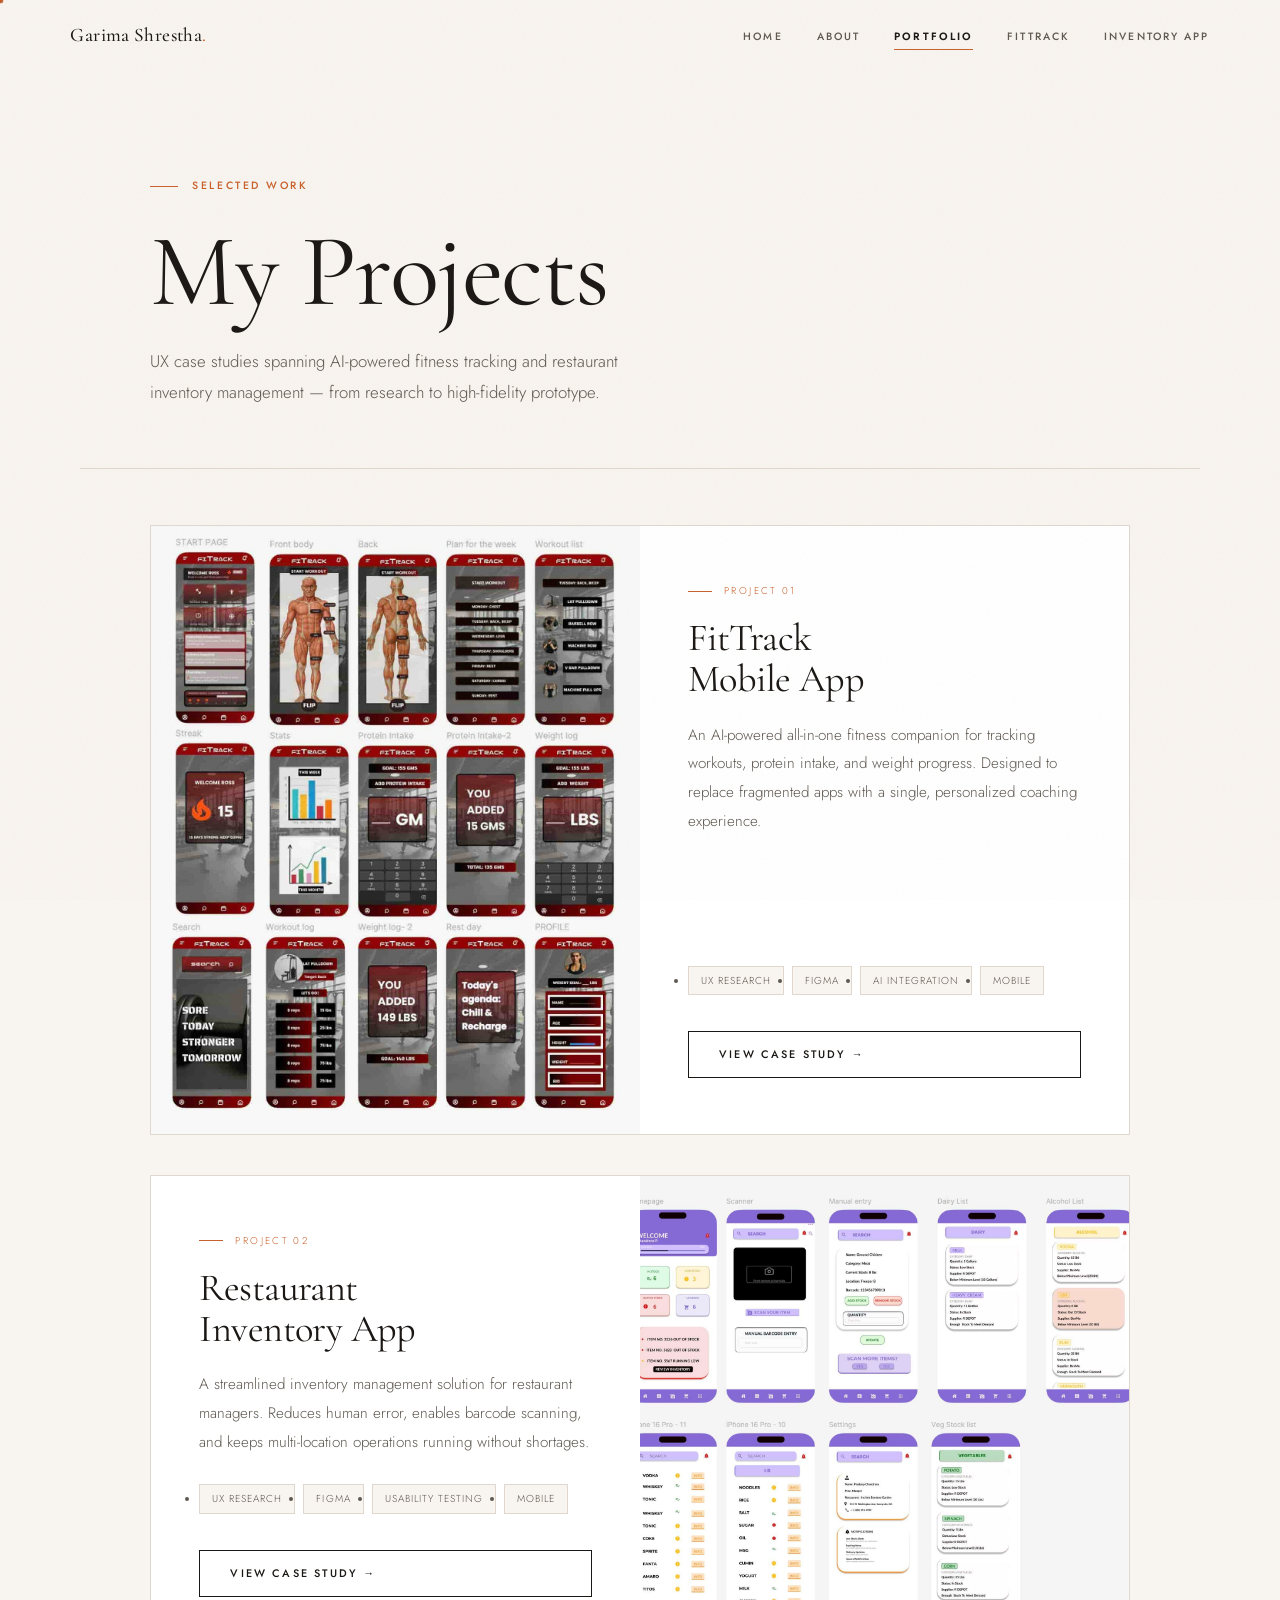
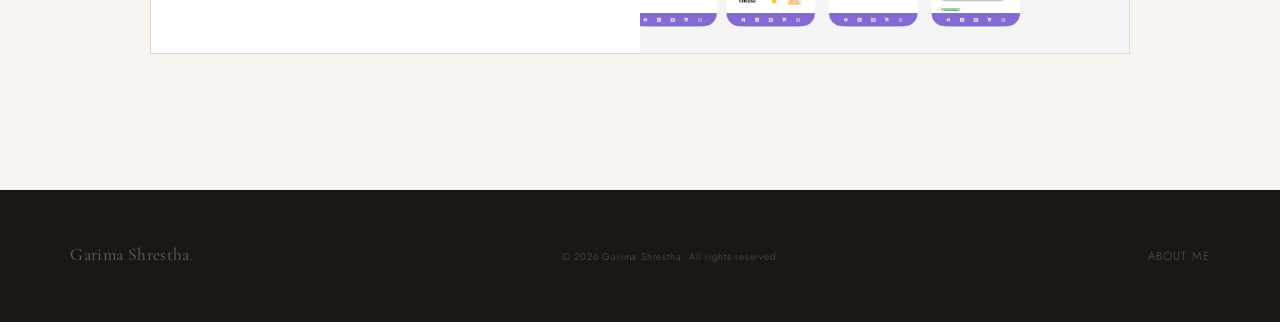
<file: portfolio.html>
<!DOCTYPE html>
<html lang="en">
<head>
  <meta charset="UTF-8">
  <meta name="viewport" content="width=device-width, initial-scale=1.0">
  <title>Portfolio — Garima Shrestha</title>
  <link rel="stylesheet" href="css/style.css">
</head>
<body>

  <a class="skip-link" href="#main-content">Skip to main content</a>

  <div class="cursor" aria-hidden="true"></div>
  <div class="cursor-ring" aria-hidden="true"></div>

  <div class="scroll-progress" aria-hidden="true">
    <div class="scroll-progress-bar"></div>
  </div>

  <nav class="site-nav" aria-label="Main navigation">
    <a href="index.html" class="nav-logo">Garima Shrestha</a>
    <ul id="nav-menu">
      <li><a href="index.html">Home</a></li>
      <li><a href="about.html">About</a></li>
      <li><a href="portfolio.html" aria-current="page">Portfolio</a></li>
      <li><a href="fittrack.html">FitTrack</a></li>
      <li><a href="inventory.html">Inventory App</a></li>
    </ul>
    <button class="nav-toggle" aria-expanded="false" aria-controls="nav-menu" aria-label="Open navigation menu">
      <span></span><span></span><span></span>
    </button>
  </nav>

  <div class="page-wrapper">
    <main id="main-content">

      <!-- Page Hero -->
      <header class="page-hero">
        <span class="page-hero-sub fade-up d1">Selected work</span>
        <h1 class="fade-up d2">My Projects</h1>
        <p class="fade-up d3">
          UX case studies spanning AI-powered fitness tracking and
          restaurant inventory management &mdash; from research to high-fidelity prototype.
        </p>
      </header>

      <!-- Projects -->
      <section aria-label="Project case studies" class="projects-wrap">

        <!-- Project 1: FitTrack -->
        <article class="project-card" data-reveal aria-labelledby="proj1-title">
          <div class="proj-img">
            <img src="images/ft.jpg" alt="FitTrack mobile app screens showing workout tracking and nutrition dashboard">
            <!-- Overlay is decorative; link in proj-info is the interactive element -->
            <div class="proj-img-overlay" aria-hidden="true">
              <span>View Case Study</span>
            </div>
          </div>
          <div class="proj-info">
            <span class="proj-num" aria-label="Project one">Project 01</span>
            <h2 id="proj1-title">FitTrack<br>Mobile App</h2>
            <p>
              An AI-powered all-in-one fitness companion for tracking workouts,
              protein intake, and weight progress. Designed to replace fragmented
              apps with a single, personalized coaching experience.
            </p>
            <ul class="proj-tags" role="list" aria-label="Technologies and methods used">
              <li class="proj-tag">UX Research</li>
              <li class="proj-tag">Figma</li>
              <li class="proj-tag">AI Integration</li>
              <li class="proj-tag">Mobile</li>
            </ul>
            <a href="fittrack.html" class="btn" aria-label="View FitTrack case study">View Case Study &rarr;</a>
          </div>
        </article>

        <!-- Project 2: Inventory App -->
        <article class="project-card reverse" data-reveal data-delay="150" aria-labelledby="proj2-title">
          <div class="proj-img">
            <img src="images/Inv.jpg" alt="Restaurant inventory app screens showing item list and barcode scanner interface">
            <div class="proj-img-overlay" aria-hidden="true">
              <span>View Case Study</span>
            </div>
          </div>
          <div class="proj-info">
            <span class="proj-num" aria-label="Project two">Project 02</span>
            <h2 id="proj2-title">Restaurant<br>Inventory App</h2>
            <p>
              A streamlined inventory management solution for restaurant managers.
              Reduces human error, enables barcode scanning, and keeps multi-location
              operations running without shortages.
            </p>
            <ul class="proj-tags" role="list" aria-label="Technologies and methods used">
              <li class="proj-tag">UX Research</li>
              <li class="proj-tag">Figma</li>
              <li class="proj-tag">Usability Testing</li>
              <li class="proj-tag">Mobile</li>
            </ul>
            <a href="inventory.html" class="btn" aria-label="View Restaurant Inventory App case study">View Case Study &rarr;</a>
          </div>
        </article>

      </section>

    </main>

    <footer class="site-footer">
      <span class="footer-logo" aria-hidden="true">Garima Shrestha</span>
      <p class="footer-copy"><small>&copy; 2026 Garima Shrestha. All rights reserved.</small></p>
      <a href="about.html" class="footer-link">About Me</a>
    </footer>

  </div>

  <script src="js/main.js"></script>
</body>
</html>
</file>
<file: css/style.css>
@import url('https://fonts.googleapis.com/css2?family=Cormorant+Garamond:ital,wght@0,300;0,400;0,500;0,600;1,300;1,400;1,500;1,600&family=Jost:wght@300;400;500;600&display=swap');

/* ════════════════════════════════════════════════════════
   GARIMA SHRESTHA — PORTFOLIO
   Aesthetic: Refined editorial luxury with kinetic energy
   Palette:   Warm cream · Deep charcoal · Terracotta
   Type:      Cormorant Garamond (display) · Jost (body)
   ════════════════════════════════════════════════════════ */

/* ── Variables ─────────────────────────────────────────── */
:root {
  --cream:        #F8F4EF;
  --cream-2:      #EDE5D9;
  --charcoal:     #1A1714;
  --charcoal-2:   #2C2723;
  --accent:       #C8602A;
  --accent-muted: rgba(200, 96, 42, 0.12);
  --warm-gray:    #5E5850;   /* darkened for WCAG AA contrast on cream */
  --stone:        #6B6762;   /* darkened for WCAG AA contrast on white/cream */
  --divider:      #E0D8CF;
  --white:        #FFFFFF;

  --font-disp: 'Cormorant Garamond', serif;
  --font-body: 'Jost', sans-serif;

  --nav-h:   72px;
  --max-w:   1120px;
  --pad-x:   clamp(24px, 5.5vw, 80px);

  --ease-expo:    cubic-bezier(0.16, 1, 0.3, 1);
  --ease-in-out:  cubic-bezier(0.65, 0, 0.35, 1);
}

/* ── Reset ──────────────────────────────────────────────── */
*, *::before, *::after { box-sizing: border-box; margin: 0; padding: 0; }
html  { scroll-behavior: smooth; font-size: 16px; }
img   { max-width: 100%; height: auto; display: block; }
a     { color: inherit; text-decoration: none; }
input, button { font: inherit; }

/* ── Base ───────────────────────────────────────────────── */
body {
  font-family: var(--font-body);
  background-color: var(--cream);
  color: var(--charcoal);
  line-height: 1.75;
  font-weight: 300;
  -webkit-font-smoothing: antialiased;
  -moz-osx-font-smoothing: grayscale;
  overflow-x: hidden;
}

/* Grain texture — printed, tactile quality */
body::before {
  content: '';
  position: fixed;
  inset: 0;
  z-index: 9000;
  pointer-events: none;
  opacity: 0.036;
  background-image: url("data:image/svg+xml,%3Csvg xmlns='http://www.w3.org/2000/svg' width='260' height='260'%3E%3Cfilter id='g'%3E%3CfeTurbulence type='fractalNoise' baseFrequency='0.72' numOctaves='4' stitchTiles='stitch'/%3E%3C/filter%3E%3Crect width='260' height='260' filter='url(%23g)'/%3E%3C/svg%3E");
  background-repeat: repeat;
  background-size: 180px 180px;
}

/* ── Custom Cursor ──────────────────────────────────────── */
@media (pointer: fine) {
  * { cursor: none !important; }
}

.cursor {
  position: fixed;
  top: 0; left: 0;
  width: 7px; height: 7px;
  background: var(--accent);
  border-radius: 50%;
  pointer-events: none;
  z-index: 100000;
  transform: translate(-50%, -50%);
  transition:
    width  0.3s var(--ease-expo),
    height 0.3s var(--ease-expo),
    opacity 0.3s;
  will-change: left, top;
  mix-blend-mode: multiply;
}

.cursor-ring {
  position: fixed;
  top: 0; left: 0;
  width: 34px; height: 34px;
  border: 1px solid rgba(200, 96, 42, 0.45);
  border-radius: 50%;
  pointer-events: none;
  z-index: 99999;
  transform: translate(-50%, -50%);
  transition:
    width  0.45s var(--ease-expo),
    height 0.45s var(--ease-expo),
    border-color 0.3s,
    opacity 0.3s;
  will-change: left, top;
}

.cursor.is-hovering {
  width: 48px; height: 48px;
  opacity: 0.18;
}
.cursor-ring.is-hovering {
  width: 48px; height: 48px;
  opacity: 0;
}

/* ── Scroll Progress Bar ────────────────────────────────── */
.scroll-progress {
  position: fixed;
  top: 0; left: 0;
  width: 100%; height: 2px;
  z-index: 400;
  background: transparent;
}

.scroll-progress-bar {
  height: 100%;
  background: var(--accent);
  transform-origin: left center;
  transform: scaleX(0);
  transition: transform 0.06s linear;
}

/* ── Typography ─────────────────────────────────────────── */
h1, h2, h3 {
  font-family: var(--font-disp);
  font-weight: 400;
  line-height: 1.08;
  letter-spacing: -0.015em;
}
h4 {
  font-family: var(--font-body);
  font-size: 0.68rem;
  font-weight: 600;
  text-transform: uppercase;
  letter-spacing: 0.2em;
  color: var(--warm-gray);
}

h1 { font-size: clamp(3rem, 8vw, 7rem); }
h2 { font-size: clamp(1.7rem, 3.5vw, 2.8rem); }
h3 { font-size: clamp(1.1rem, 2vw, 1.5rem); font-weight: 300; }
p  { margin-bottom: 1.3em; }
strong { font-weight: 500; }

/* ── Navigation ─────────────────────────────────────────── */
.site-nav {
  position: fixed;
  top: 0; left: 0; right: 0;
  z-index: 300;
  height: var(--nav-h);
  display: flex;
  align-items: center;
  justify-content: space-between;
  padding: 0 var(--pad-x);
  transition:
    background  0.5s var(--ease-in-out),
    border-color 0.5s,
    box-shadow  0.5s;
  border-bottom: 1px solid transparent;
}

.site-nav.nav-scrolled {
  background: rgba(248, 244, 239, 0.92);
  backdrop-filter: blur(24px);
  -webkit-backdrop-filter: blur(24px);
  border-color: var(--divider);
  box-shadow: 0 1px 32px rgba(26, 23, 20, 0.06);
}

.nav-logo {
  font-family: var(--font-disp);
  font-size: 1.2rem;
  font-weight: 500;
  letter-spacing: 0.02em;
  color: var(--charcoal);
  transition: opacity 0.2s;
}
.nav-logo::after {
  content: '.';
  color: var(--accent);
}

.nav-logo:hover { opacity: 0.7; }

.site-nav ul {
  list-style: none;
  display: flex;
  gap: 34px;
}

.site-nav ul li a {
  font-size: 0.66rem;
  font-weight: 500;
  text-transform: uppercase;
  letter-spacing: 0.2em;
  color: var(--warm-gray);
  position: relative;
  padding-bottom: 3px;
  transition: color 0.2s;
}

.site-nav ul li a::after {
  content: '';
  position: absolute;
  bottom: 0; left: 0;
  height: 1px; width: 0;
  background: var(--accent);
  transition: width 0.4s var(--ease-expo);
}

.site-nav ul li a:hover { color: var(--charcoal); }
.site-nav ul li a:hover::after { width: 100%; }

/* ── Buttons ────────────────────────────────────────────── */
.btn {
  display: inline-flex;
  align-items: center;
  gap: 8px;
  padding: 13px 30px;
  font-family: var(--font-body);
  font-size: 0.68rem;
  font-weight: 500;
  text-transform: uppercase;
  letter-spacing: 0.2em;
  color: var(--charcoal);
  border: 1px solid var(--charcoal);
  background: transparent;
  position: relative;
  overflow: hidden;
  transition: color 0.4s;
}

.btn::before {
  content: '';
  position: absolute;
  inset: 0;
  background: var(--charcoal);
  transform: translateY(102%);
  transition: transform 0.4s var(--ease-expo);
  z-index: 0;
}
.btn span, .btn > * { position: relative; z-index: 1; }
.btn:hover { color: var(--cream); }
.btn:hover::before { transform: translateY(0); }

.btn-accent {
  color: var(--accent);
  border-color: var(--accent);
}
.btn-accent::before { background: var(--accent); }
.btn-accent:hover   { color: var(--cream); }

/* ── Page Wrapper ───────────────────────────────────────── */
.page-wrapper { padding-top: var(--nav-h); }

/* ── On-load hero animations ────────────────────────────── */
@keyframes riseIn {
  from { opacity: 0; transform: translateY(32px); }
  to   { opacity: 1; transform: translateY(0);    }
}

.fade-up {
  opacity: 0;
  animation: riseIn 0.95s var(--ease-expo) forwards;
}
.d1 { animation-delay: 0.06s; }
.d2 { animation-delay: 0.20s; }
.d3 { animation-delay: 0.36s; }
.d4 { animation-delay: 0.54s; }
.d5 { animation-delay: 0.72s; }

/* ── Scroll-triggered reveals ───────────────────────────── */
[data-reveal] {
  opacity: 0;
  transform: translateY(28px);
  transition:
    opacity   0.9s var(--ease-expo),
    transform 0.9s var(--ease-expo);
}
[data-reveal].is-visible { opacity: 1; transform: none; }
[data-reveal][data-delay="100"] { transition-delay: 0.1s; }
[data-reveal][data-delay="200"] { transition-delay: 0.2s; }
[data-reveal][data-delay="300"] { transition-delay: 0.3s; }
[data-reveal][data-delay="400"] { transition-delay: 0.4s; }
[data-reveal][data-delay="500"] { transition-delay: 0.5s; }

/* ════════════════════════════════════════════════════════
   HOME PAGE
   ════════════════════════════════════════════════════════ */

.home-hero {
  min-height: calc(100vh - var(--nav-h));
  display: grid;
  grid-template-columns: 1fr 1fr;
  gap: 56px;
  max-width: var(--max-w);
  margin: 0 auto;
  padding: 80px var(--pad-x) 72px;
  align-items: center;
}

.eyebrow {
  display: inline-flex;
  align-items: center;
  gap: 14px;
  font-size: 0.66rem;
  font-weight: 500;
  text-transform: uppercase;
  letter-spacing: 0.24em;
  color: var(--accent);
  margin-bottom: 28px;
}
.eyebrow::before {
  content: '';
  display: block;
  width: 36px; height: 1px;
  background: var(--accent);
  flex-shrink: 0;
}

.home-hero h1 {
  font-size: clamp(3.5rem, 9vw, 8.5rem);
  line-height: 0.92;
  letter-spacing: -0.025em;
  margin-bottom: 36px;
}
.name-last {
  display: block;
  font-style: italic;
  color: var(--accent);
}

.home-hero-desc {
  font-size: 1.05rem;
  color: var(--warm-gray);
  max-width: 360px;
  line-height: 1.9;
  margin-bottom: 52px;
}

.hero-ctas { display: flex; gap: 16px; flex-wrap: wrap; }

/* Hero image */
.home-hero-visual { position: relative; }

.hero-img-frame {
  position: relative;
  overflow: hidden;
}
.hero-img-frame::after {
  content: '';
  position: absolute;
  top: -16px; right: -16px;
  width: 55%; height: 55%;
  background: var(--accent);
  opacity: 0.07;
  z-index: 0;
  pointer-events: none;
}

.hero-img-frame img {
  position: relative;
  z-index: 1;
  width: 100%;
  height: auto;
  object-fit: contain;
  display: block;
  transition: transform 0.8s var(--ease-expo);
}
.hero-img-frame:hover img { transform: scale(1.02); }

.home-hero-visual figcaption {
  font-size: 0.66rem;
  color: var(--stone);
  margin-top: 14px;
  letter-spacing: 0.05em;
  font-style: italic;
}

/* ── Marquee ────────────────────────────────────────────── */
.marquee-band {
  background: var(--charcoal-2);
  padding: 15px 0;
  overflow: hidden;
  white-space: nowrap;
}

.marquee-track {
  display: inline-flex;
  animation: marqueeTick 30s linear infinite;
}
.marquee-track:hover { animation-play-state: paused; }

@keyframes marqueeTick {
  from { transform: translateX(0); }
  to   { transform: translateX(-50%); }
}

.marquee-track span {
  font-size: 0.62rem;
  font-weight: 500;
  text-transform: uppercase;
  letter-spacing: 0.22em;
  color: var(--stone);
  padding: 0 24px;
}
.marquee-track .sep { color: var(--accent); padding: 0 4px; }

/* ════════════════════════════════════════════════════════
   PAGE HERO (shared across inner pages)
   ════════════════════════════════════════════════════════ */

.page-hero {
  padding: 96px var(--pad-x) 60px;
  max-width: var(--max-w);
  margin: 0 auto;
  border-bottom: 1px solid var(--divider);
}

.page-hero-sub {
  display: inline-flex;
  align-items: center;
  gap: 14px;
  font-size: 0.66rem;
  font-weight: 500;
  text-transform: uppercase;
  letter-spacing: 0.24em;
  color: var(--accent);
  margin-bottom: 20px;
}
.page-hero-sub::before {
  content: '';
  display: block;
  width: 28px; height: 1px;
  background: var(--accent);
}

.page-hero h1 { max-width: 780px; }

.page-hero p {
  color: var(--warm-gray);
  font-size: 1.05rem;
  max-width: 520px;
  line-height: 1.85;
  margin-top: 20px;
  margin-bottom: 0;
}

/* ════════════════════════════════════════════════════════
   ABOUT PAGE
   ════════════════════════════════════════════════════════ */

.about-grid {
  display: grid;
  grid-template-columns: 1.7fr 1fr;
  gap: 80px;
  padding: 72px var(--pad-x) 96px;
  max-width: var(--max-w);
  margin: 0 auto;
  align-items: start;
}

.label-sm {
  display: inline-flex;
  align-items: center;
  gap: 12px;
  font-size: 0.64rem;
  font-weight: 600;
  text-transform: uppercase;
  letter-spacing: 0.22em;
  color: var(--accent);
  margin-bottom: 24px;
}
.label-sm::before {
  content: '';
  display: block;
  width: 20px; height: 1px;
  background: var(--accent);
}

.bio-text {
  font-size: 1.02rem;
  color: var(--warm-gray);
  line-height: 1.9;
  margin-bottom: 1.5em;
}

.divider-line {
  border: none;
  border-top: 1px solid var(--divider);
  margin: 44px 0;
}

/* About sidebar */
.about-photo {
  width: 100%;
  aspect-ratio: 3 / 4;
  object-fit: cover;
  object-position: top center;
  display: block;
  margin-bottom: 36px;
  filter: saturate(0.9);
  transition: filter 0.4s;
}
.about-photo:hover { filter: saturate(1); }

.skills-wrap { margin-bottom: 40px; }

.skills-tags {
  display: flex;
  flex-wrap: wrap;
  gap: 8px;
  margin-top: 16px;
  list-style: none !important;
  list-style-type: none !important;
  padding: 0;
  margin-left: 0;
}

.skills-tags li,
.skill-tag {
  padding: 8px 15px;
  border: 1px solid var(--divider);
  font-size: 0.66rem;
  font-weight: 500;
  text-transform: uppercase;
  letter-spacing: 0.1em;
  color: var(--warm-gray);
  background: transparent;
  list-style: none !important;
  list-style-type: none !important;
  transition: border-color 0.25s, color 0.25s, background 0.25s, transform 0.2s;
}

.skills-tags li::before,
.skills-tags li::marker,
.skill-tag::before,
.skill-tag::marker {
  display: none !important;
  content: none !important;
}
.skill-tag:hover {
  border-color: var(--accent);
  color: var(--cream);
  background: var(--accent);
  transform: translateY(-1px);
}

/* Contact list */
.contact-list { list-style: none; margin-top: 16px; }

.contact-list li {
  padding: 14px 0;
  border-bottom: 1px solid var(--divider);
  display: flex;
  align-items: flex-start;
  gap: 20px;
  font-size: 0.9rem;
  transition: background 0.2s;
}
.contact-list li:first-child { border-top: 1px solid var(--divider); }

.c-label {
  font-size: 0.6rem;
  text-transform: uppercase;
  letter-spacing: 0.2em;
  color: var(--stone);
  min-width: 64px;
  padding-top: 2px;
  flex-shrink: 0;
}
.c-val { color: var(--charcoal); }
.c-val a { transition: color 0.2s; }
.c-val a:hover { color: var(--accent); }

/* ════════════════════════════════════════════════════════
   PORTFOLIO PAGE
   ════════════════════════════════════════════════════════ */

.projects-wrap {
  padding: 56px var(--pad-x) 96px;
  max-width: var(--max-w);
  margin: 0 auto;
}

.project-card {
  display: grid;
  grid-template-columns: 1fr 1fr;
  border: 1px solid var(--divider);
  overflow: hidden;
  margin-bottom: 40px;
  background: var(--white);
  transition: box-shadow 0.5s var(--ease-expo), border-color 0.3s;
}
.project-card:hover {
  box-shadow: 0 32px 96px rgba(26, 23, 20, 0.13);
  border-color: var(--stone);
}

.project-card.reverse          { direction: rtl; }
.project-card.reverse > *      { direction: ltr; }

/* Image column */
.proj-img {
  position: relative;
  overflow: hidden;
}
.proj-img img {
  width: 100%;
  height: 100%;
  min-height: 400px;
  object-fit: cover;
  display: block;
  transition: transform 0.8s var(--ease-expo);
}
.project-card:hover .proj-img img { transform: scale(1.06); }

/* Hover overlay */
.proj-img-overlay {
  position: absolute;
  inset: 0;
  display: flex;
  align-items: center;
  justify-content: center;
  background: rgba(26, 23, 20, 0);
  transition: background 0.5s;
}
.proj-img-overlay span {
  font-size: 0.66rem;
  font-weight: 500;
  text-transform: uppercase;
  letter-spacing: 0.22em;
  color: var(--cream);
  opacity: 0;
  transform: translateY(12px);
  transition: opacity 0.4s 0.1s, transform 0.4s 0.1s;
  padding: 12px 24px;
  border: 1px solid rgba(248, 244, 239, 0.4);
}
.project-card:hover .proj-img-overlay            { background: rgba(26, 23, 20, 0.38); }
.project-card:hover .proj-img-overlay span       { opacity: 1; transform: translateY(0); }

/* Info column */
.proj-info {
  padding: 56px 48px;
  display: flex;
  flex-direction: column;
  justify-content: center;
}

.proj-num {
  display: inline-flex;
  align-items: center;
  gap: 12px;
  font-size: 0.62rem;
  text-transform: uppercase;
  letter-spacing: 0.24em;
  color: var(--accent);
  margin-bottom: 18px;
}
.proj-num::before {
  content: '';
  display: block;
  width: 24px; height: 1px;
  background: var(--accent);
}

.proj-info h2 {
  font-size: clamp(1.8rem, 3vw, 2.8rem);
  margin-bottom: 20px;
  line-height: 1.08;
}

.proj-info > p {
  color: var(--warm-gray);
  font-size: 0.95rem;
  line-height: 1.88;
  margin-bottom: 28px;
  flex-grow: 1;
}

.proj-tags {
  display: flex;
  flex-wrap: wrap;
  gap: 8px;
  margin-bottom: 36px;
}
.proj-tag {
  padding: 5px 12px;
  background: var(--cream);
  font-size: 0.63rem;
  text-transform: uppercase;
  letter-spacing: 0.1em;
  color: var(--warm-gray);
  border: 1px solid var(--divider);
  transition: border-color 0.2s, color 0.2s;
}
.proj-tag:hover { border-color: var(--stone); color: var(--charcoal); }

/* ════════════════════════════════════════════════════════
   CASE STUDY PAGES
   ════════════════════════════════════════════════════════ */

.case-hero {
  padding: 96px var(--pad-x) 64px;
  max-width: var(--max-w);
  margin: 0 auto;
  display: grid;
  grid-template-columns: 3fr 2fr;
  gap: 72px;
  align-items: end;
  border-bottom: 1px solid var(--divider);
}

.case-project-label {
  display: inline-flex;
  align-items: center;
  gap: 14px;
  font-size: 0.66rem;
  font-weight: 500;
  text-transform: uppercase;
  letter-spacing: 0.24em;
  color: var(--accent);
  margin-bottom: 20px;
}
.case-project-label::before {
  content: '';
  display: block;
  width: 28px; height: 1px;
  background: var(--accent);
}

.case-hero h1 {
  font-size: clamp(2.5rem, 6.5vw, 5.8rem);
  line-height: 0.95;
  letter-spacing: -0.025em;
}

.case-hero-desc {
  color: var(--warm-gray);
  font-size: 1.05rem;
  max-width: 460px;
  line-height: 1.85;
  margin-top: 24px;
  margin-bottom: 0;
}

/* Meta box */
.case-meta-box {
  background: var(--white);
  border: 1px solid var(--divider);
  align-self: end;
}
.meta-item {
  padding: 15px 24px;
  border-bottom: 1px solid var(--divider);
}
.meta-item:last-child { border-bottom: none; }
.meta-label {
  font-size: 0.58rem;
  text-transform: uppercase;
  letter-spacing: 0.22em;
  color: var(--stone);
  margin-bottom: 3px;
}
.meta-value {
  font-size: 0.88rem;
  font-weight: 500;
  color: var(--charcoal);
}

/* Feature image */
.case-feature-img {
  max-width: var(--max-w);
  margin: 0 auto;
  padding: 0 var(--pad-x);
}
.case-feature-img img {
  width: 100%;
  max-height: 520px;
  object-fit: cover;
  display: block;
}
.case-feature-img figcaption {
  font-size: 0.66rem;
  color: var(--stone);
  margin-top: 12px;
  font-style: italic;
}

/* Case body */
.case-body {
  max-width: var(--max-w);
  margin: 0 auto;
  padding: 80px var(--pad-x) 112px;
}

.case-section {
  margin-bottom: 88px;
  position: relative;
}

/* Ghost section number behind each section */
.case-section::before {
  content: attr(data-section-num);
  position: absolute;
  right: -0.04em;
  top: -0.25em;
  font-family: var(--font-disp);
  font-size: clamp(8rem, 18vw, 18rem);
  font-weight: 600;
  color: var(--charcoal);
  opacity: 0.025;
  line-height: 1;
  pointer-events: none;
  user-select: none;
  z-index: 0;
  letter-spacing: -0.04em;
}

.case-section-hd {
  display: flex;
  align-items: baseline;
  gap: 20px;
  margin-bottom: 36px;
  padding-bottom: 16px;
  border-bottom: 1px solid var(--divider);
  position: relative;
  z-index: 1;
}
.cs-num {
  font-size: 0.6rem;
  text-transform: uppercase;
  letter-spacing: 0.24em;
  color: var(--accent);
  font-family: var(--font-body);
  font-weight: 600;
  flex-shrink: 0;
}
.case-section h2 { font-size: clamp(1.5rem, 2.8vw, 2.2rem); }

.case-section h3 {
  font-family: var(--font-body);
  font-size: 0.72rem;
  font-weight: 600;
  text-transform: uppercase;
  letter-spacing: 0.2em;
  color: var(--warm-gray);
  margin: 44px 0 18px;
  display: flex;
  align-items: center;
  gap: 14px;
  position: relative;
  z-index: 1;
}
.case-section h3::after {
  content: '';
  flex: 1;
  height: 1px;
  background: var(--divider);
}

.case-section p {
  font-size: 0.97rem;
  color: var(--warm-gray);
  line-height: 1.9;
  position: relative;
  z-index: 1;
}

/* Lists */
.case-section ul,
.case-section ol {
  list-style: none;
  padding: 0;
  margin-bottom: 1.3em;
  position: relative;
  z-index: 1;
}
.case-section ul li,
.case-section ol li {
  padding: 12px 0 12px 28px;
  border-bottom: 1px solid var(--divider);
  font-size: 0.95rem;
  color: var(--warm-gray);
  position: relative;
  line-height: 1.72;
}
.case-section ul li::before {
  content: '';
  position: absolute;
  left: 0; top: 22px;
  width: 7px; height: 7px;
  border-radius: 50%;
  background: var(--accent);
  opacity: 0.55;
}
.case-section ol { counter-reset: cs-ctr; }
.case-section ol li { counter-increment: cs-ctr; }
.case-section ol li::before {
  content: counter(cs-ctr, decimal-leading-zero);
  position: absolute;
  left: 0; top: 13px;
  font-size: 0.58rem;
  font-weight: 700;
  color: var(--accent);
  letter-spacing: 0.04em;
}
.case-section li strong { color: var(--charcoal); font-weight: 500; }

/* Pain point cards */
.pain-cards {
  display: grid;
  grid-template-columns: repeat(auto-fit, minmax(220px, 1fr));
  gap: 16px;
  margin-top: 28px;
  position: relative;
  z-index: 1;
}
.pain-card {
  background: var(--white);
  border: 1px solid var(--divider);
  border-top: 2px solid var(--accent);
  padding: 28px 24px;
  transition:
    transform    0.35s var(--ease-expo),
    box-shadow   0.35s var(--ease-expo),
    border-color 0.25s;
}
.pain-card:hover {
  transform: translateY(-4px);
  box-shadow: 0 16px 48px rgba(26, 23, 20, 0.09);
  border-top-color: var(--accent);
}
.pain-card h4 { margin-bottom: 12px; color: var(--charcoal); }
.pain-card p { font-size: 0.88rem; color: var(--warm-gray); margin: 0; line-height: 1.72; }

/* Pull quote */
.pull-quote {
  position: relative;
  padding: 36px 44px 32px;
  margin: 44px 0;
  background: var(--white);
  border-left: 3px solid var(--accent);
  z-index: 1;
}
.pull-quote::before {
  content: '\201C';
  position: absolute;
  top: -10px; left: 24px;
  font-family: var(--font-disp);
  font-size: 7rem;
  color: var(--accent);
  opacity: 0.13;
  line-height: 1;
  pointer-events: none;
}
.pull-quote p {
  font-family: var(--font-disp);
  font-size: clamp(1.2rem, 2.2vw, 1.65rem);
  font-style: italic;
  color: var(--charcoal);
  line-height: 1.55;
  margin: 0;
  position: relative;
  z-index: 1;
}

/* Persona cards */
.persona-card {
  background: var(--white);
  border: 1px solid var(--divider);
  padding: 40px;
  margin-bottom: 20px;
  position: relative;
  z-index: 1;
  transition: box-shadow 0.35s;
}
.persona-card:hover { box-shadow: 0 12px 48px rgba(26, 23, 20, 0.08); }

.persona-name {
  font-family: var(--font-disp);
  font-size: 2rem;
  margin-bottom: 4px;
}
.persona-role {
  display: block;
  font-size: 0.64rem;
  text-transform: uppercase;
  letter-spacing: 0.22em;
  color: var(--accent);
  margin-bottom: 24px;
}
.persona-grid {
  display: grid;
  grid-template-columns: 1fr 1fr;
  gap: 28px;
  margin-top: 24px;
  padding-top: 24px;
  border-top: 1px solid var(--divider);
}
.persona-grid h4 { margin-bottom: 12px; }
.persona-grid ul { list-style: none; padding: 0; }
.persona-grid ul li {
  padding: 9px 0 9px 18px;
  border-bottom: 1px solid var(--divider);
  font-size: 0.9rem;
  color: var(--warm-gray);
  position: relative;
  line-height: 1.62;
}
.persona-grid ul li::before {
  content: '';
  position: absolute;
  left: 0; top: 18px;
  width: 5px; height: 5px;
  border-radius: 50%;
  background: var(--accent);
  opacity: 0.45;
}

/* Case image */
.cs-image { margin: 36px 0; position: relative; z-index: 1; }
.cs-image img {
  width: 100%;
  max-height: 520px;
  object-fit: contain;
  background: var(--white);
  border: 1px solid var(--divider);
  transition: box-shadow 0.35s;
}
.cs-image img:hover { box-shadow: 0 12px 48px rgba(26, 23, 20, 0.1); }
.cs-image figcaption {
  font-size: 0.66rem;
  color: var(--stone);
  margin-top: 12px;
  font-style: italic;
  text-align: center;
}

/* ── Tables ─────────────────────────────────────────────── */
.table-wrap { overflow-x: auto; margin: 24px 0; position: relative; z-index: 1; }

table { width: 100%; border-collapse: collapse; font-size: 0.875rem; min-width: 520px; }

th {
  background: var(--charcoal);
  color: rgba(248, 244, 239, 0.85);
  padding: 14px 18px;
  text-align: left;
  font-family: var(--font-body);
  font-size: 0.6rem;
  text-transform: uppercase;
  letter-spacing: 0.18em;
  font-weight: 500;
}

td {
  padding: 13px 18px;
  border-bottom: 1px solid var(--divider);
  color: var(--warm-gray);
  line-height: 1.6;
}
tr:nth-child(odd)  td { background: var(--white); }
tr:nth-child(even) td { background: var(--cream); }
td:first-child { font-weight: 500; color: var(--charcoal); font-size: 0.85rem; }
tr:hover td { background: var(--accent-muted); transition: background 0.2s; }

/* ── Figma Link Box ─────────────────────────────────────── */
.figma-link-box {
  display: flex;
  align-items: center;
  gap: 20px;
  padding: 18px 24px;
  background: var(--white);
  border: 1px solid var(--divider);
  margin: 20px 0;
  transition: border-color 0.25s;
  position: relative;
  z-index: 1;
}
.figma-link-box:hover { border-color: var(--accent); }
.figma-link-box > span {
  font-size: 0.6rem;
  text-transform: uppercase;
  letter-spacing: 0.2em;
  color: var(--stone);
  flex-shrink: 0;
}
.figma-link-box a {
  color: var(--accent);
  font-size: 0.88rem;
  font-weight: 500;
  transition: opacity 0.2s;
}
.figma-link-box a:hover { opacity: 0.75; text-decoration: underline; }

/* ════════════════════════════════════════════════════════
   FOOTER
   ════════════════════════════════════════════════════════ */

.site-footer {
  background: var(--charcoal);
  color: var(--warm-gray);
  padding: 44px var(--pad-x);
  display: flex;
  align-items: center;
  justify-content: space-between;
  gap: 24px;
}

.footer-logo {
  font-family: var(--font-disp);
  font-size: 1.1rem;
  font-weight: 400;
  color: rgba(248, 244, 239, 0.35);
  letter-spacing: 0.02em;
  flex-shrink: 0;
}
.footer-logo::after { content: '.'; color: var(--accent); opacity: 0.6; }

.footer-copy {
  font-size: 0.73rem;
  letter-spacing: 0.07em;
  text-align: center;
  flex: 1;
  margin: 0;
}

.footer-link {
  font-size: 0.73rem;
  letter-spacing: 0.08em;
  color: var(--warm-gray);
  transition: color 0.2s;
  text-transform: uppercase;
  flex-shrink: 0;
}
.footer-link:hover { color: var(--cream); }

/* ════════════════════════════════════════════════════════
   RESPONSIVE
   ════════════════════════════════════════════════════════ */

@media (max-width: 940px) {
  .home-hero,
  .about-grid,
  .case-hero {
    grid-template-columns: 1fr;
    gap: 48px;
    padding-top: 72px;
  }
  .home-hero { min-height: auto; }
  .hero-img-frame img { height: auto; }

  .project-card,
  .project-card.reverse { grid-template-columns: 1fr; direction: ltr; }
  .project-card.reverse > * { direction: ltr; }
  .proj-img img  { min-height: 260px; }
  .proj-info     { padding: 40px 32px; }

  .persona-grid   { grid-template-columns: 1fr; }
  .case-section::before { display: none; }

  .site-footer { flex-direction: column; text-align: center; gap: 12px; }
}

@media (max-width: 600px) {
  h1 { font-size: clamp(2.6rem, 10vw, 4rem); }
  .pain-cards { grid-template-columns: 1fr; }
  .pull-quote { padding: 24px 28px 20px; }
  .home-hero h1 { font-size: clamp(3rem, 12vw, 5rem); }

  /* Hide desktop nav links, show hamburger */
  .site-nav ul { display: none; }
  .site-nav ul.is-open {
    display: flex;
    flex-direction: column;
    position: fixed;
    top: var(--nav-h);
    left: 0; right: 0;
    background: var(--cream);
    border-bottom: 1px solid var(--divider);
    padding: 12px 0 20px;
    gap: 0;
    box-shadow: 0 8px 32px rgba(26, 23, 20, 0.1);
    z-index: 250;
  }
  .site-nav ul.is-open li a {
    display: block;
    padding: 14px var(--pad-x);
    font-size: 0.78rem;
    letter-spacing: 0.14em;
    color: var(--charcoal);
  }
  .nav-toggle { display: flex; }
}

@media (prefers-reduced-motion: reduce) {
  *, *::before, *::after {
    animation-duration: 0.01ms !important;
    transition-duration: 0.01ms !important;
  }
  .marquee-track { animation: none; }
  [data-reveal] { opacity: 1; transform: none; }
  .fade-up { opacity: 1; animation: none; }
}

/* ════════════════════════════════════════════════════════
   WCAG ACCESSIBILITY
   ════════════════════════════════════════════════════════ */

/* ── Skip Navigation Link ───────────────────────────────
   WCAG 2.4.1 — Bypass Blocks (Level A)                  */
.skip-link {
  position: absolute;
  top: -9999px;
  left: 8px;
  z-index: 200000;
  padding: 10px 20px;
  background: var(--accent);
  color: var(--cream);
  font-family: var(--font-body);
  font-size: 0.8rem;
  font-weight: 500;
  letter-spacing: 0.06em;
  text-decoration: none;
  border-radius: 0 0 4px 4px;
  transition: top 0.2s;
}
.skip-link:focus {
  top: 0;
  outline: 3px solid var(--charcoal);
  outline-offset: 2px;
}

/* ── Focus Visible Ring ─────────────────────────────────
   WCAG 2.4.7 — Focus Visible (Level AA)                 */
:focus-visible {
  outline: 2.5px solid var(--accent);
  outline-offset: 4px;
}
:focus:not(:focus-visible) {
  outline: none;
}

/* ── Active Nav Link ────────────────────────────────────
   WCAG 2.4.8 — Location (Level AAA)                     */
.site-nav ul li a[aria-current="page"] {
  color: var(--charcoal);
  font-weight: 600;
}
.site-nav ul li a[aria-current="page"]::after {
  width: 100%;
}

/* ── Mobile Nav Hamburger Button ────────────────────────
   WCAG 1.4.4 — Resize Text / touch target ≥ 44×44px    */
.nav-toggle {
  display: none;
  flex-direction: column;
  justify-content: center;
  gap: 5px;
  width: 44px;
  height: 44px;
  padding: 10px;
  background: none;
  border: none;
  color: var(--charcoal);
  margin-right: -10px;
}
.nav-toggle span {
  display: block;
  width: 22px;
  height: 1.5px;
  background: currentColor;
  transition: transform 0.3s var(--ease-expo), opacity 0.3s;
  transform-origin: center;
}
.nav-toggle[aria-expanded="true"] span:nth-child(1) {
  transform: translateY(6.5px) rotate(45deg);
}
.nav-toggle[aria-expanded="true"] span:nth-child(2) {
  opacity: 0;
  transform: scaleX(0);
}
.nav-toggle[aria-expanded="true"] span:nth-child(3) {
  transform: translateY(-6.5px) rotate(-45deg);
}

/* ── Minimum Touch Target Size ──────────────────────────
   WCAG 2.5.5 — Target Size (Level AAA)                  */
.site-nav ul li a,
.btn,
.footer-link {
  min-height: 44px;
  display: inline-flex;
  align-items: center;
}
.site-nav ul li a { min-height: unset; } /* nav links use padding for touch area */

/* Ensure nav links have adequate tap area on mobile */
@media (max-width: 600px) {
  .site-nav ul.is-open li a { min-height: 44px; }
}

/* ── High Contrast / Forced Colors ─────────────────────
   WCAG 1.4.3 — Contrast (Level AA)                      */
@media (forced-colors: active) {
  .btn { border: 2px solid ButtonText; }
  .skill-tag { border: 1px solid ButtonText; }
  .pain-card { border: 1px solid ButtonText; }
  .pull-quote { border-left: 3px solid Highlight; }
  .scroll-progress-bar { background: Highlight; }
}

/* ── Ensure links are distinguishable ───────────────────
   WCAG 1.4.1 — Use of Color (Level A)                   */
.c-val a,
.figma-link-box a {
  text-decoration: underline;
  text-underline-offset: 3px;
}
.c-val a:hover,
.figma-link-box a:hover {
  text-decoration: none;
}

/* ── Image alt text visual indication ───────────────────
   Broken images show alt text clearly                   */
img {
  font-size: 0.8rem;
  color: var(--warm-gray);
  font-style: italic;
}

/* ── Visually Hidden (screen-reader only) ───────────────
   WCAG 1.3.1 — hides content visually but keeps it
   available to assistive technologies                   */
.visually-hidden {
  position: absolute;
  width: 1px;
  height: 1px;
  padding: 0;
  margin: -1px;
  overflow: hidden;
  clip: rect(0, 0, 0, 0);
  white-space: nowrap;
  border: 0;
}
</file>
